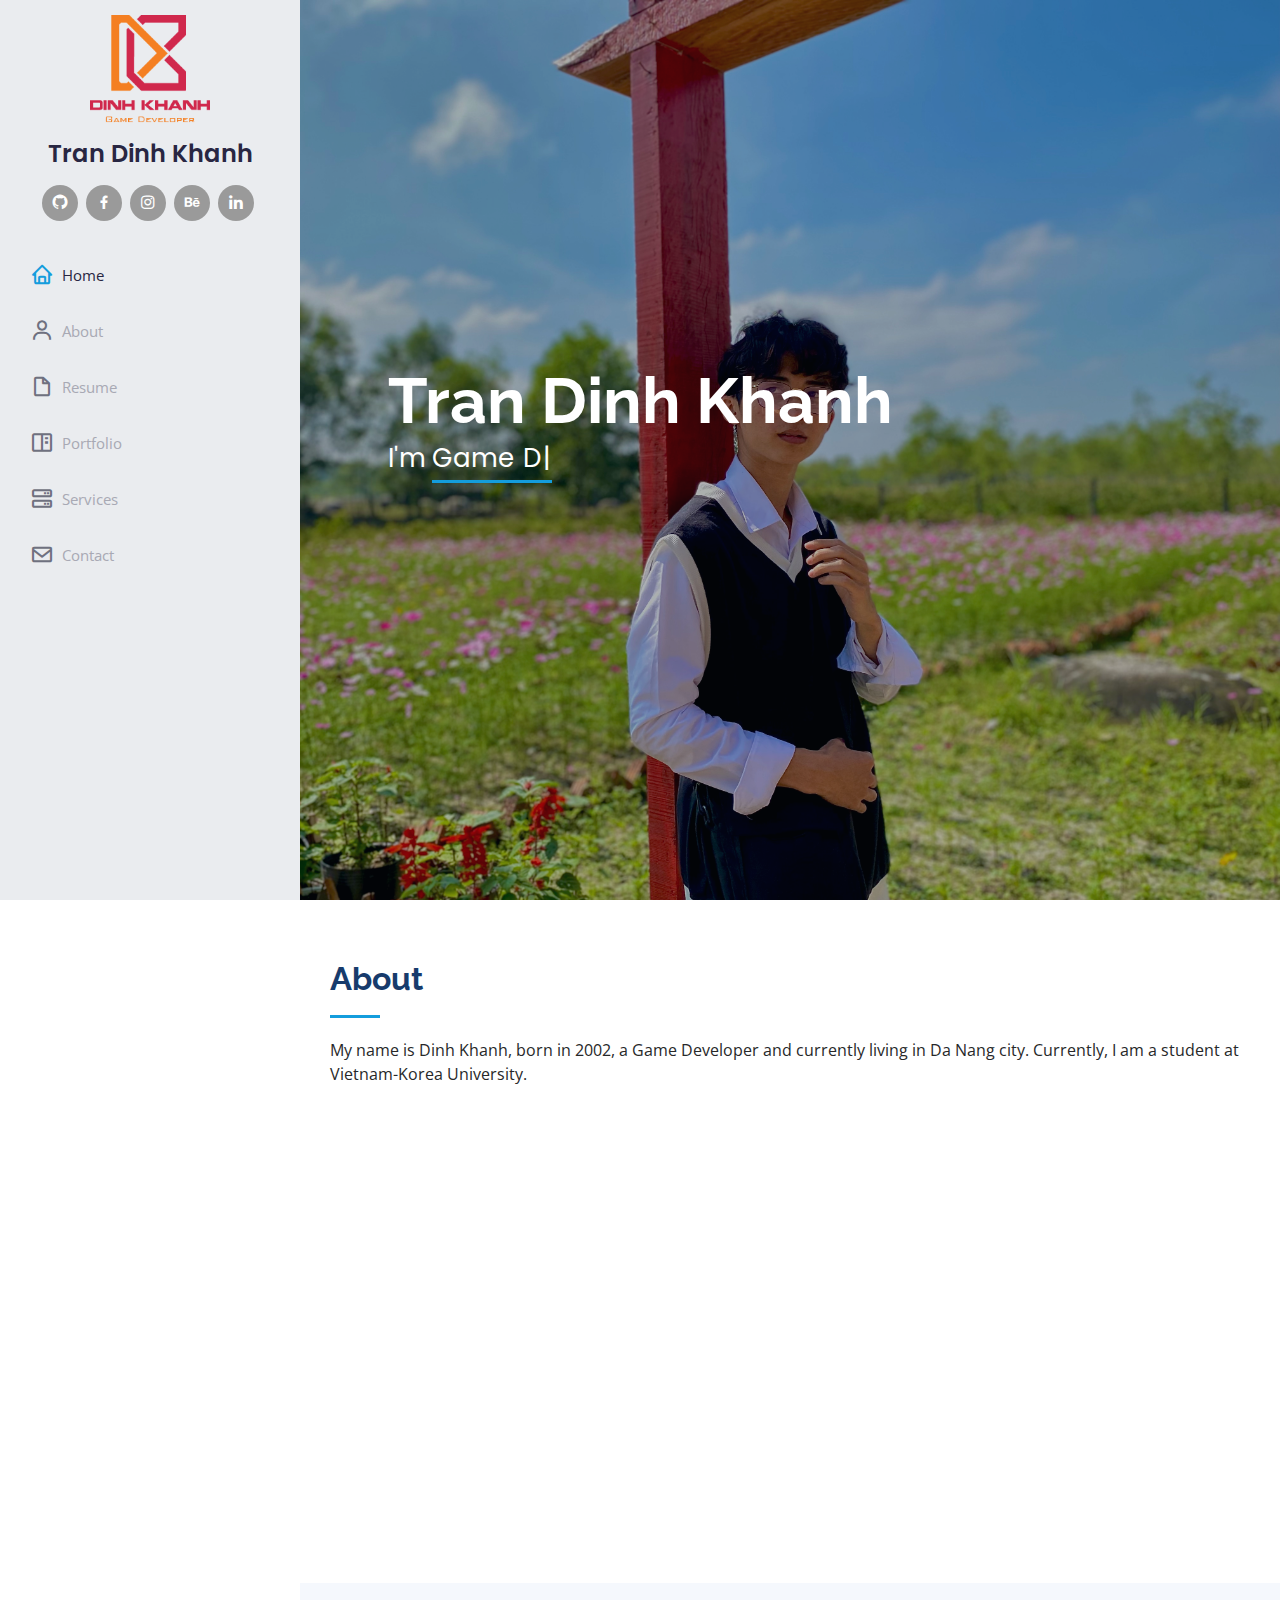
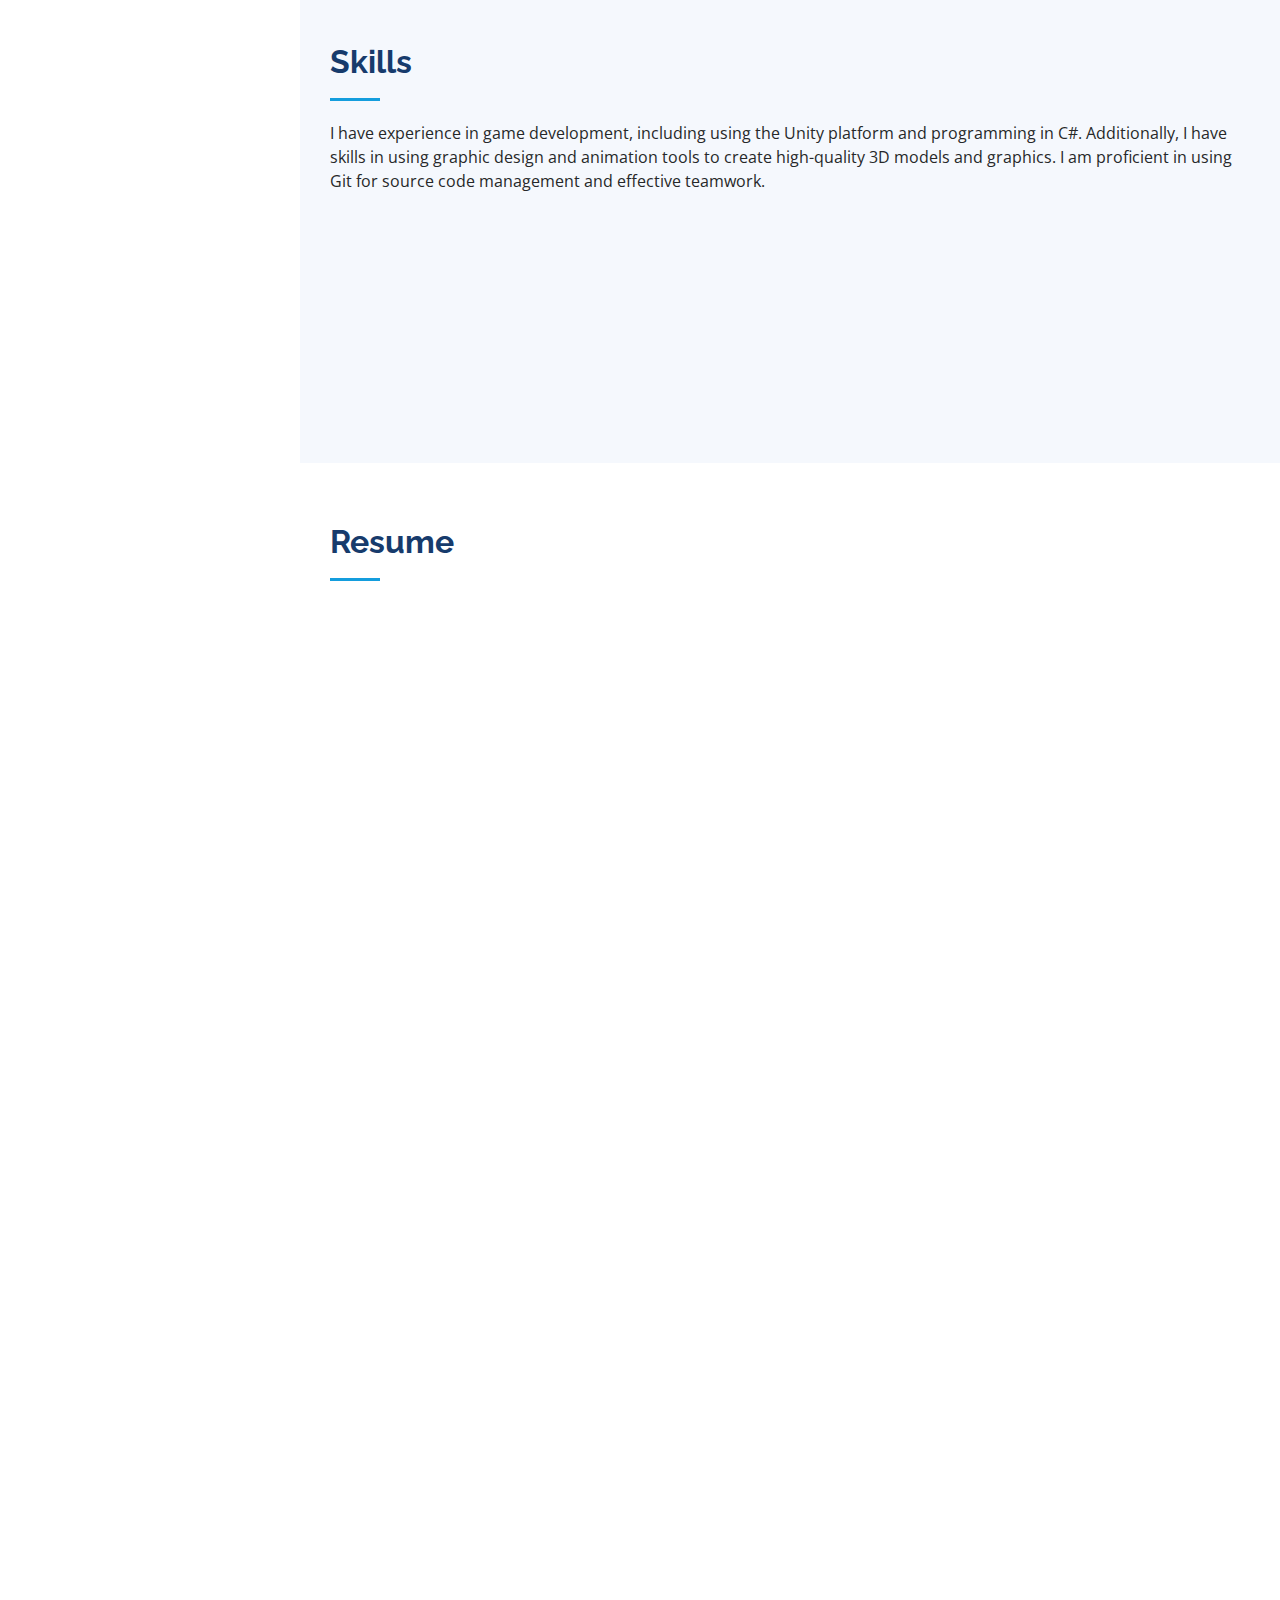
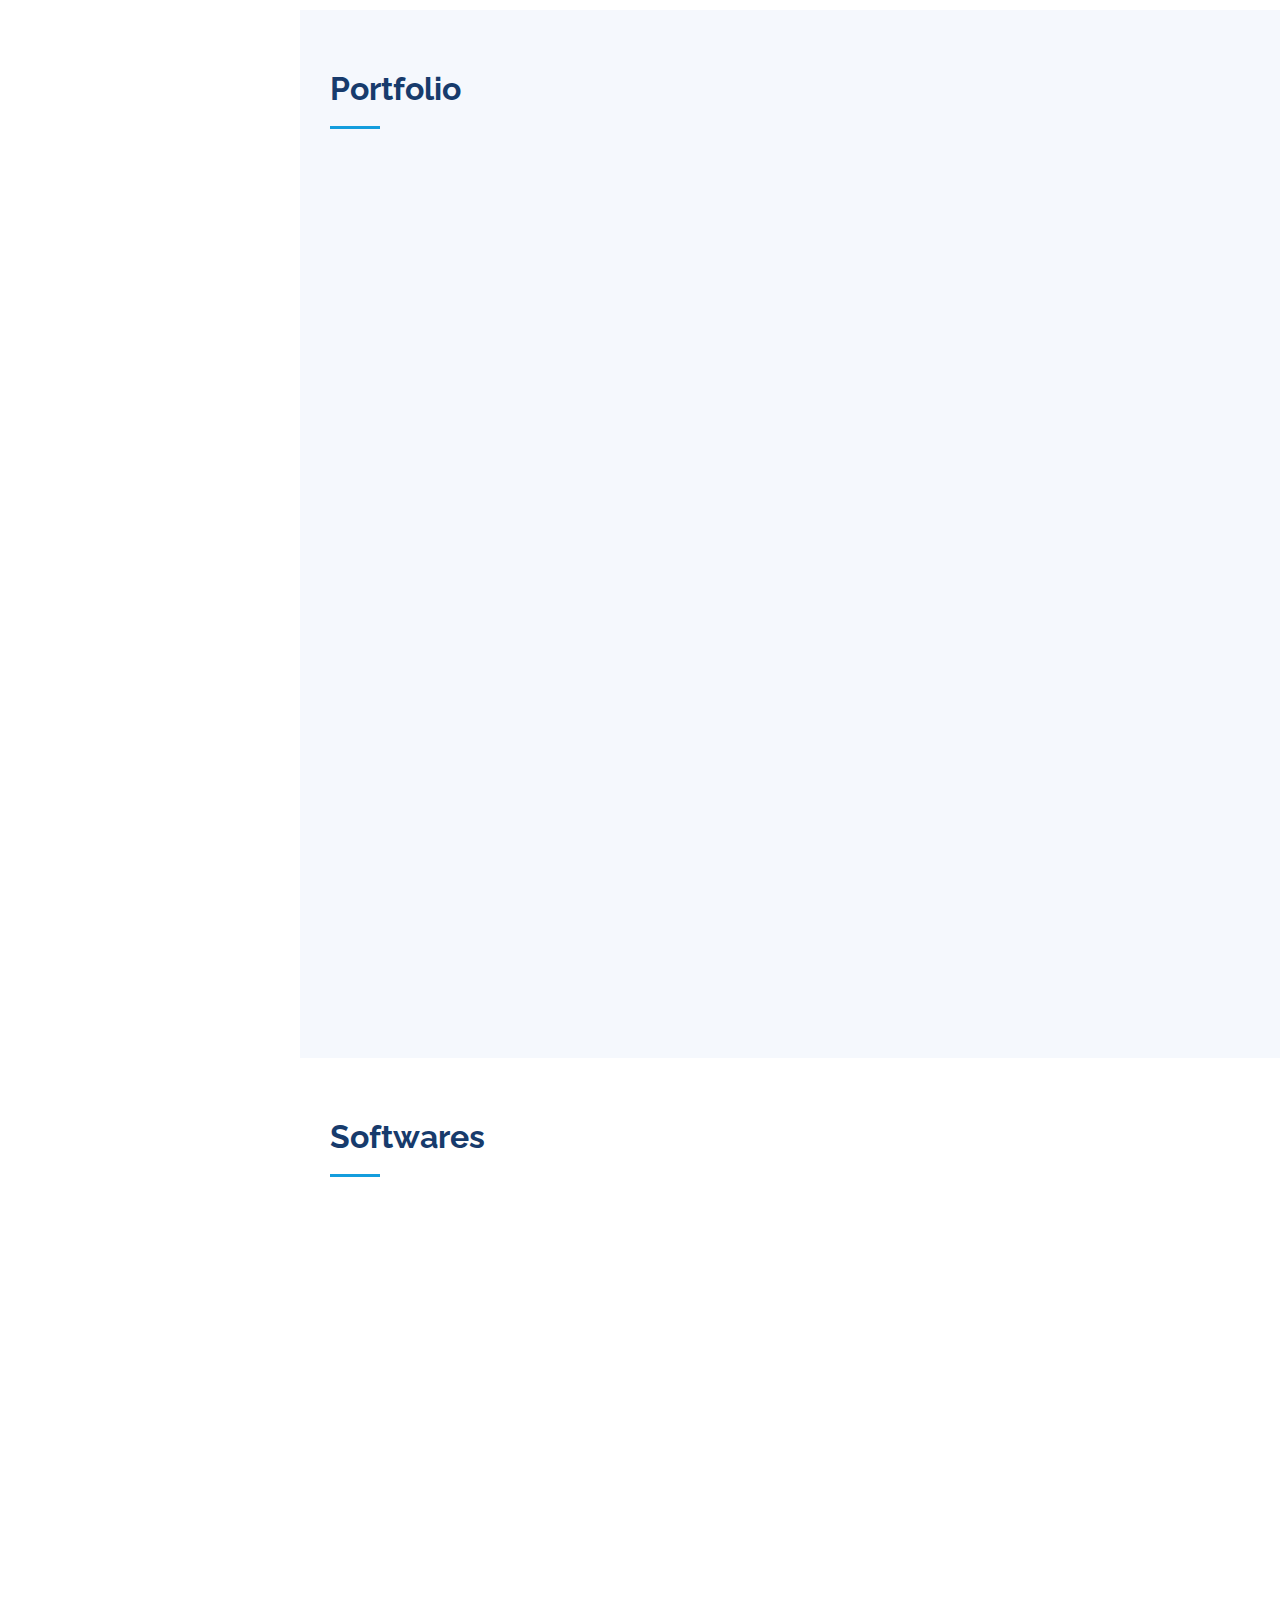
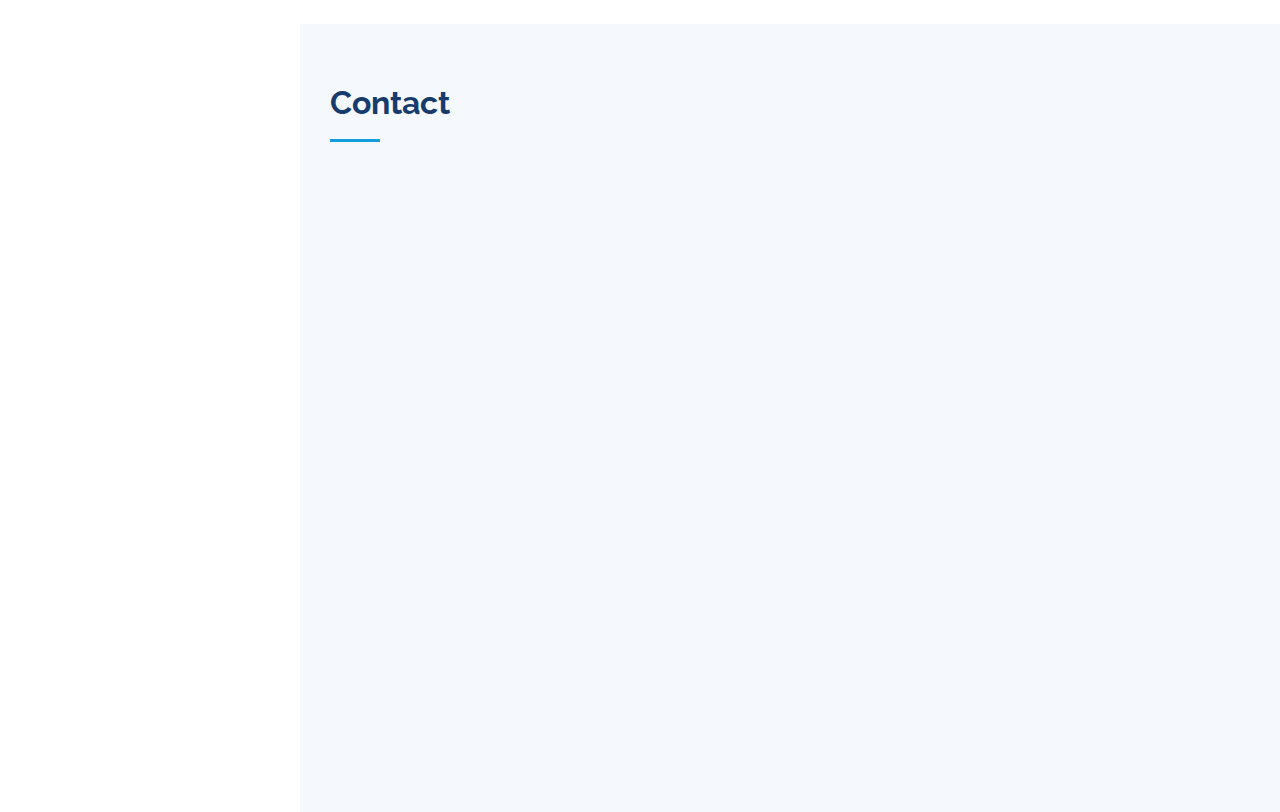
<file: index.html>
<!DOCTYPE html>
<html lang="en">

<head>
  <meta charset="utf-8">
  <meta content="width=device-width, initial-scale=1.0" name="viewport">

  <title>DK Tran Dinh Khanh- Portfolio/CV/Resume </title>
  <meta content="" name="description">
  <meta content="" name="keywords">

  <!-- Favicons -->
  <link href="assets/img/favicon.png" rel="icon">
  <link href="assets/img/apple-touch-icon.png" rel="apple-touch-icon">

  <!-- Google Fonts -->
  <link href="https://fonts.googleapis.com/css?family=Open+Sans:300,300i,400,400i,600,600i,700,700i|Raleway:300,300i,400,400i,500,500i,600,600i,700,700i|Poppins:300,300i,400,400i,500,500i,600,600i,700,700i" rel="stylesheet">

  <!-- Vendor CSS Files -->
  <link href="assets/vendor/aos/aos.css" rel="stylesheet">
  <link href="assets/vendor/bootstrap/css/bootstrap.min.css" rel="stylesheet">
  <link href="assets/vendor/bootstrap-icons/bootstrap-icons.css" rel="stylesheet">
  <link href="assets/vendor/boxicons/css/boxicons.min.css" rel="stylesheet">
  <link href="assets/vendor/glightbox/css/glightbox.min.css" rel="stylesheet">
  <link href="assets/vendor/swiper/swiper-bundle.min.css" rel="stylesheet">

  <!-- Template Main CSS File -->
  <link href="assets/css/style.css" rel="stylesheet">

  <!-- =======================================================


  ======================================================== -->
</head>

<body>

  <!-- ======= Mobile nav toggle button ======= -->
  <i class="bi bi-list mobile-nav-toggle d-xl-none"></i>

  <!-- ======= Header ======= -->
  <header id="header">
    <div class="d-flex flex-column">

      <div class="profile">
        <img src="assets/img/logo.png" alt="" class="">
        <h1 class="text-light"><a href="index.html">Tran Dinh Khanh</a></h1>
        <div class="social-links mt-3 text-center">
          <a href="https://github.com/dinhkhanh123"
          target="_blank" class="github"><i class="bx bxl-github"></i></a>
          <a href="https://www.facebook.com/trandinhkhanh2002" target="_blank" class="facebook"><i class="bx bxl-facebook"></i></a>
          <a href="#" class="instagram"><i class="bx bxl-instagram"></i></a>
          <a href="https://www.behance.net/khanhtrandinh" target="_blank" class="google-plus"><i class="bx bxl-behance"></i></a>
          <a href="#" class="linkedin"><i class="bx bxl-linkedin"></i></a>
        </div>
      </div>

      <nav id="navbar" class="nav-menu navbar">
        <ul>
          <li><a href="#hero" class="nav-link scrollto active"><i class="bx bx-home"></i> <span>Home</span></a></li>
          <li><a href="#about" class="nav-link scrollto"><i class="bx bx-user"></i> <span>About</span></a></li>
          <li><a href="#resume" class="nav-link scrollto"><i class="bx bx-file-blank"></i> <span>Resume</span></a></li>
          <li><a href="#portfolio" class="nav-link scrollto"><i class="bx bx-book-content"></i> <span>Portfolio</span></a></li>
          <li><a href="#services" class="nav-link scrollto"><i class="bx bx-server"></i> <span>Services</span></a></li>
          <li><a href="#contact" class="nav-link scrollto"><i class="bx bx-envelope"></i> <span>Contact</span></a></li>
        </ul>
      </nav><!-- .nav-menu -->
    </div>
  </header><!-- End Header -->

  <!-- ======= Hero Section ======= -->
  <section id="hero" class="d-flex flex-column justify-content-center align-items-center">
    <div class="hero-container" data-aos="fade-in">
      <h1>Tran Dinh Khanh</h1>
      <p>I'm <span class="typed" data-typed-items="Game Developer, Graphic Designer, Web Developer"></span></p>
    </div>
  </section><!-- End Hero -->

  <main id="main">

    <!-- ======= About Section ======= -->
    <section id="about" class="about">
      <div class="container">

        <div class="section-title">
          <h2>About</h2>
          <p>My name is Dinh Khanh, born in 2002, a Game Developer and currently living in Da Nang city. Currently, I am a student at Vietnam-Korea University.</p>
        </div>

        <div class="row">
          <div class="col-lg-4" data-aos="fade-right">
            <img src="assets/img/profile-img.jpg" class="img-fluid" alt="">
          </div>
          <div class="col-lg-8 pt-4 pt-lg-0 content" data-aos="fade-left">
            <h3>Designer &amp; Game Developer</h3>
       <hr width="100px">
            <div class="row">
              <div class="col-lg-6">
                <ul>
                  <li><i class="bi bi-chevron-right"></i> <strong>Birthday:</strong> <span>18 March 2002</span></li>
                  <li><i class="bi bi-chevron-right"></i><strong>Email:</strong> <span>trandinhkhanh0318@gmail.com</span> </li>
                  <li><i class="bi bi-chevron-right"></i> <strong>Phone:</strong> <span>+84 915 368 545</span></li>
                  <li><i class="bi bi-chevron-right"></i> <strong>City:</strong> <span>Da Nang, VN</span></li>
                </ul>
              </div>
              <div class="col-lg-6">
                <ul>
                  <li><i class="bi bi-chevron-right"></i> <strong>Age:</strong> <span>22</span></li>
                  <li><i class="bi bi-chevron-right"></i> <strong>Degree:</strong> <span>Engineer</span></li>
                  <li><i class="bi bi-chevron-right"></i><strong>Website:</strong> <span>https://dinhkhanh123.github.io/portfolio/</span> </li>
                  <li><i class="bi bi-chevron-right"></i> <strong>Freelance:</strong> <span>Available</span></li>
                </ul>
              </div>
            </div>
            <p>
              Throughout my academic journey, I have acquired essential skills ranging from programming and design to project management. I am a diligent, creative individual who is always ready to embrace new challenges. I believe that with my knowledge and proactive attitude, I can effectively contribute to your team.
            </p>
           
            <a href="files/cv.pdf" download="CV_TranDinhKhanh.pdf"
												class="btn btn-default btn-primary mt-3">Download CV</a>
      </div>
          </div>
          
        </div>

      </div>
    </section><!-- End About Section -->

   
    

    <!-- ======= Skills Section ======= -->
    <section id="skills" class="skills section-bg">
      <div class="container">

        <div class="section-title">
          <h2>Skills</h2>
          <p>I have experience in game development, including using the Unity platform and programming in C#. Additionally, I have skills in using graphic design and animation tools to create high-quality 3D models and graphics. I am proficient in using Git for source code management and effective teamwork.</p>
        </div>

        <div class="row skills-content">

          <div class="col-lg-6" data-aos="fade-up">

            <div class="progress">
              <span class="skill">Unity <i class="val">70%</i></span>
              <div class="progress-bar-wrap">
                <div class="progress-bar" role="progressbar" aria-valuenow="70" aria-valuemin="0" aria-valuemax="100"></div>
              </div>
            </div>

            <div class="progress">
              <span class="skill">C# <i class="val">60%</i></span>
              <div class="progress-bar-wrap">
                <div class="progress-bar" role="progressbar" aria-valuenow="60" aria-valuemin="0" aria-valuemax="100"></div>
              </div>
            </div>

            <div class="progress">
              <span class="skill">Git <i class="val">65%</i></span>
              <div class="progress-bar-wrap">
                <div class="progress-bar" role="progressbar" aria-valuenow="65" aria-valuemin="0" aria-valuemax="100"></div>
              </div>
            </div>

          </div>

          <div class="col-lg-6" data-aos="fade-up" data-aos-delay="100">

            <div class="progress">
              <span class="skill">Animation <i class="val">70%</i></span>
              <div class="progress-bar-wrap">
                <div class="progress-bar" role="progressbar" aria-valuenow="70" aria-valuemin="0" aria-valuemax="100"></div>
              </div>
            </div>

            <div class="progress">
              <span class="skill">Maya <i class="val">50%</i></span>
              <div class="progress-bar-wrap">
                <div class="progress-bar" role="progressbar" aria-valuenow="50" aria-valuemin="0" aria-valuemax="100"></div>
              </div>
            </div>

            <div class="progress">
              <span class="skill">Illustrator <i class="val">75%</i></span>
              <div class="progress-bar-wrap">
                <div class="progress-bar" role="progressbar" aria-valuenow="75" aria-valuemin="0" aria-valuemax="100"></div>
              </div>
            </div>

          </div>

        </div>

      </div>
    </section><!-- End Skills Section -->

    <!-- ======= Resume Section ======= -->
    <section id="resume" class="resume">
      <div class="container">

        <div class="section-title">
          <h2>Resume</h2>
       </div>

        <div class="row">
          <div class="col-lg-6" data-aos="fade-up">
            

            <h3 class="resume-title">Education</h3>
            <div class="resume-item">
              <h4>Viet - Han University</h4>
              <h5>2020 - Present</h5>
              <p><em>Majoring in multimedia communication (GPA: 3.2)</em></p>
              <p>
                - Learn skill for develop and design.
              </p>
                <p>- Study Encouragement Scholarships: AY 2023-2024 Sem 1</p>
            </div>
            <div class="resume-item">
              <h4>Udemy courses</h4>
              <h5>2023 - 2024</h5>
             
              <p>Ultimate Unity Game Development Course.</p>
            </div>
          </div>
          <div class="col-lg-6" data-aos="fade-up" data-aos-delay="100">
            <h3 class="resume-title">Professional Experience</h3>
            <div class="resume-item">
              <h4>Build an e-commerce website selling KAT handbags</h4>
              <h5>2022</h5>
              <p><em>Web Developer </em></p>
              <ul>
                <li>Technologies used: ASP.NET MVC 5, HTML, Bootstrap, CSS, JavaScript</li>
                <li>Lead in the design, development, and implementation of the graphic, layout.</li>
                <li>Link github: <a href="https://github.com/dinhkhanh123/KatShop_MVC">https://github.com/dinhkhanh123/KatShop_MVC</a></li>
              </ul>
            </div>
            <div class="resume-item">
              <h4>Shoot Zombies 3D Game</h4>
              <h5>2023</h5>
              <p><em>Game Developer</em></p>
              <ul>
                <li>Technologies used: Unity, c#, blender.</li>
                <li>Lead in the design, development.</li>
                <li>Link github: <a href="https://github.com/dinhkhanh123/KatShop_MVC">https://github.com/dinhkhanh123/KatShop_MVC</a></li>
              </ul>
            </div>

            <div class="resume-item">
              <h4>Hole Plus 3D Casual Game</h4>
              <h5>2024</h5>
              <p><em>Game Developer</em></p>
              <ul>
                <li>Technologies used: Unity, c#, blender.</li>
                <li>Lead in the design, development.</li>
                <li>Link github: <a href="https://github.com/dinhkhanh123/KatShop_MVC">https://github.com/dinhkhanh123/KatShop_MVC</a></li>
              </ul>
            </div>
          </div>

          
        </div>

      </div>
    </section><!-- End Resume Section -->

    <!-- ======= Portfolio Section ======= -->
    <section id="portfolio" class="portfolio section-bg">
      <div class="container">

        <div class="section-title">
          <h2>Portfolio</h2>
      </div>

        <div class="row" data-aos="fade-up">
          <div class="col-lg-12 d-flex justify-content-center">
            <ul id="portfolio-flters">
              <li data-filter="*" class="filter-active">All</li>
              <li data-filter=".filter-game">Game</li>
              <li data-filter=".filter-design">Design</li>
              <li data-filter=".filter-social">Social Media</li>
              <li data-filter=".filter-web">Web</li>
            </ul>
          </div>
        </div>

        <div class="row portfolio-container" data-aos="fade-up" data-aos-delay="100">

          <div class="col-lg-4 col-md-6 portfolio-item filter-game display: flex; justify-content: center;align-items: center;">
            <div class="portfolio-wrap">
              <img width="400" height="400" src="assets/img/portfolio/project-1.png" class="img-fluid" alt="">
              <div class="portfolio-links">
                <a href="assets/img/portfolio/project-1.png" data-gallery="portfolioGallery" class="portfolio-lightbox" title="Game 1"><i class="bx bx-plus"></i></a>
                <a href="projects/game/project-1.html" title="More Details"><i class="bx bx-link"></i></a>
              </div>
            </div>
          </div>

          <div class="col-lg-4 col-md-6 portfolio-item filter-game">
            <div class="portfolio-wrap">
              <img src="assets/img/portfolio/portfolio-2.png" class="img-fluid" alt="">
              <div class="portfolio-links">
                <a href="assets/img/portfolio/portfolio-2.png" data-gallery="portfolioGallery" class="portfolio-lightbox" title="Game 2"><i class="bx bx-plus"></i></a>
                <a href="projects/game/project-2.html" title="More Details"><i class="bx bx-link"></i></a>
              </div>
            </div>
          </div>

          <div class="col-lg-4 col-md-6 portfolio-item filter-game">
            <div class="portfolio-wrap">
              <img src="assets/img/portfolio/portfolio-3.png" class="img-fluid" alt="">
              <div class="portfolio-links">
                <a href="assets/img/portfolio/portfolio-3.png" data-gallery="portfolioGallery" class="portfolio-lightbox" title="Game 3"><i class="bx bx-plus"></i></a>
                <a href="projects/game/project-3.html" title="More Details"><i class="bx bx-link"></i></a>
              </div>
            </div>
          </div>

          <div class="col-lg-4 col-md-6 portfolio-item filter-web">
            <div class="portfolio-wrap">
              <img src="assets/img/portfolio/portfolio-4.png" class="img-fluid" alt="">
              <div class="portfolio-links">
                <a href="assets/img/portfolio/portfolio-4.png" data-gallery="portfolioGallery" class="portfolio-lightbox" title="Web 2"><i class="bx bx-plus"></i></a>
                <a href="projects/game/project-4.html" title="More Details"><i class="bx bx-link"></i></a>
              </div>
            </div>
          </div>

          <div class="col-lg-4 col-md-6 portfolio-item filter-design">
            <div class="portfolio-wrap">
              <img src="assets/img/portfolio/portfolio-5.png" class="img-fluid" alt="">
              <div class="portfolio-links">
                <a href="assets/img/portfolio/portfolio-5.png" data-gallery="portfolioGallery" class="portfolio-lightbox" title="Design 2"><i class="bx bx-plus"></i></a>
                <a href="projects/design/project-5.html" title="More Details"><i class="bx bx-link"></i></a>
              </div>
            </div>
          </div>

         <div class="col-lg-4 col-md-6 portfolio-item filter-social">
            <div class="portfolio-wrap">
              <img src="assets/img/portfolio/portfolio-6.png" class="img-fluid" alt="">
              <div class="portfolio-links">
                <a href="assets/img/portfolio/portfolio-6.png" data-gallery="portfolioGallery" class="portfolio-lightbox" title="Social 1"><i class="bx bx-plus"></i></a>
                <a href="projects/design/project-6.html" title="More Details"><i class="bx bx-link"></i></a>
              </div>
            </div>
          </div> 
          <div class="col-lg-4 col-md-6 portfolio-item filter-game">
            <div class="portfolio-wrap">
              <img src="assets/img/portfolio/portfolio-7.png" class="img-fluid" alt="">
              <div class="portfolio-links">
                <a href="assets/img/portfolio/portfolio-7.png" data-gallery="portfolioGallery" class="portfolio-lightbox" title="Card 1"><i class="bx bx-plus"></i></a>
                <a href="projects/game/project-7.html" title="More Details"><i class="bx bx-link"></i></a>
              </div>
            </div>
          </div>
<!-- 
          <div class="col-lg-4 col-md-6 portfolio-item filter-design">
            <div class="portfolio-wrap">
              <img src="assets/img/portfolio/portfolio-8.jpg" class="img-fluid" alt="">
              <div class="portfolio-links">
                <a href="assets/img/portfolio/portfolio-8.jpg" data-gallery="portfolioGallery" class="portfolio-lightbox" title="Card 3"><i class="bx bx-plus"></i></a>
                <a href="portfolio-details.html" title="More Details"><i class="bx bx-link"></i></a>
              </div>
            </div>
          </div>

          <div class="col-lg-4 col-md-6 portfolio-item filter-web">
            <div class="portfolio-wrap">
              <img src="assets/img/portfolio/portfolio-9.jpg" class="img-fluid" alt="">
              <div class="portfolio-links">
                <a href="assets/img/portfolio/portfolio-9.jpg" data-gallery="portfolioGallery" class="portfolio-lightbox" title="Web 3"><i class="bx bx-plus"></i></a>
                <a href="portfolio-details.html" title="More Details"><i class="bx bx-link"></i></a>
              </div>
            </div>
          </div> -->

        </div>

      </div>
    </section><!-- End Portfolio Section -->

    <!-- ======= Services Section ======= -->
    <section id="services" class="services">
      <div class="container">

        <div class="section-title">
          <h2>Softwares</h2>
       </div>

        <div class="row">
          <div class="col-lg-4 col-md-6 icon-box" data-aos="fade-up">
            <div class="icon"><img width="40" src="assets/img/i-unity.png"/></div>
            <h4 class="title"><a href="">Unity</a></h4>
            <p class="description">Unity is a software platform used for developing cross-platform applications and games, widely utilized in the gaming industry.</p>
          </div>
          <div class="col-lg-4 col-md-6 icon-box" data-aos="fade-up" data-aos-delay="100">
            <div class="icon"><img width="30" src="assets/img/i-illustrator.png"/></div>
            <h4 class="title"><a href="">Illustrator</a></h4>
            <p class="description">Illustrator is a software application used for creating vector graphics, known for its powerful design tools and versatility.</p>
          </div>
          <div class="col-lg-4 col-md-6 icon-box" data-aos="fade-up" data-aos-delay="200">
            <div class="icon"><img width="30" src="assets/img/i-photoshop.png"/></div>
            <h4 class="title"><a href="">Photoshop</a></h4>
            <p class="description">Photoshop is a powerful software application used for editing and manipulating digital images and graphics.</p>
          </div>
          <div class="col-lg-4 col-md-6 icon-box" data-aos="fade-up" data-aos-delay="300">
            <div class="icon"><img width="30" src="assets/img/i-maya.png"/></div>
            <h4 class="title"><a href="">Maya</a></h4>
            <p class="description">Maya is a powerful software for 3D modeling, animation, simulation, and rendering.</p>
          </div>
          <div class="col-lg-4 col-md-6 icon-box" data-aos="fade-up" data-aos-delay="400">
            <div class="icon"><img width="30" src="assets/img/i-ae.png"/></div>
            <h4 class="title"><a href="">After Effects</a></h4>
            <p class="description">After Effects is a software used for creating motion graphics and visual effects.</p>
          </div>
          <div class="col-lg-4 col-md-6 icon-box" data-aos="fade-up" data-aos-delay="500">
            <div class="icon"><img width="30" src="assets/img/i-blender.png"/></div>
            <h4 class="title"><a href="">Blender</a></h4>
            <p class="description">Blender is a versatile software used for 3D modeling, animation, and rendering.</p>
          </div>
        </div>

      </div>
    </section><!-- End Services Section -->

      <!-- ======= Contact Section ======= -->
      <section id="contact" class="contact section-bg">
        <div class="container">
  
          <div class="section-title">
            <h2>Contact</h2>
         </div>
  
          <div class="row" data-aos="fade-in">
  
            <div class="col-lg-5 d-flex align-items-stretch">
              <div class="info">
                <div class="address">
                  <i class="bi bi-geo-alt"></i>
                  <h4>Location:</h4>
                  <p>Ngũ Hành Sơn, Đà Nẵng, Việt Nam</p>
                </div>
  
                <div class="email">
                  <i class="bi bi-envelope"></i>
                  <h4>Email:</h4>
                  <p>khanhtrandinh1803@gmail.com</p>
                </div>
  
                <div class="phone">
                  <i class="bi bi-phone"></i>
                  <h4>Call:</h4>
                  <p>+84 0915368545</p>
                </div>
                <!-- <iframe src="https://www.google.com/maps/embed?pb=!1m18!1m12!1m3!1d1917.8648387013602!2d108.25388857106731!3d15.975487131904844!2m3!1f0!2f0!3f0!3m2!1i1024!2i768!4f13.1!3m3!1m2!1s0x3142108945059e57%3A0xde008af743281d75!2zxJBUNjA3LCBOZ8WpIEjDoG5oIFPGoW4sIMSQw6AgTuG6tW5nIDU1MDAwMCwgVmlldG5hbQ!5e0!3m2!1sen!2s!4v1719224037068!5m2!1sen!2s" width="600" height="450" style="border:0;" allowfullscreen="" loading="lazy" referrerpolicy="no-referrer-when-downgrade"></iframe>
                -->
                <div class="phone">
                  <!-- <img width="400" src="assets/img/contact.png" alt="contect"> -->
                </div>
                
              </div>
  
            </div>
  
            <div class="col-lg-7 mt-5 mt-lg-0 d-flex align-items-stretch">

              <form action="https://api.web3forms.com/submit" method="POST" class="email-form">
                <!-- Replace with your Access Key -->
								<input type="hidden" name="access_key"
                value="a7e8084b-fb2a-4408-93d1-05a99d725ab9">
                <div class="row">
                  <div class="form-group col-md-6">
                    <label for="name">Your Name</label>
                    <input type="text" name="name" class="form-control" id="name" required>
                  </div>
                  <div class="form-group col-md-6">
                    <label for="name">Your Email</label>
                    <input type="email" class="form-control" name="email" id="email" required>
                  </div>
                </div>
                <div class="form-group">
                  <label for="name">Message</label>
                  <textarea class="form-control" name="message" rows="10" required></textarea>
                </div>
                	<!-- Honeypot Spam Protection -->
								<input type="checkbox" name="botcheck" class="hidden"
                style="display: none;">
                <!-- <div class="my-3">
                  <div class="loading">Loading</div>
                  <div class="error-message"></div> 
                <div class="sent-message">Your message has been sent. Thank you!</div> 
                </div>-->
                <div class="text-center"><button type="submit">Send Message</button></div>
              </form>

              

           
            </div>
  
          </div>
  
        </div>
      </section>
   


    <!-- End Contact Section -->

  </main><!-- End #main -->

  <!-- ======= Footer ======= -->
  <!-- <footer id="footer">
    <div class="container">
      <div class="copyright">
        &copy; Copyright <strong><span>Tran Dinh Khanh</span></strong>
      </div>
      <div class="credits">
        Designed in 2024</a>
      </div>
    </div>
  </footer>End  Footer -->

  <a href="#" class="back-to-top d-flex align-items-center justify-content-center"><i class="bi bi-arrow-up-short"></i></a>

  <!-- Vendor JS Files -->
  <script src="assets/vendor/purecounter/purecounter_vanilla.js"></script>
  <script src="assets/vendor/aos/aos.js"></script>
  <script src="assets/vendor/bootstrap/js/bootstrap.bundle.min.js"></script>
  <script src="assets/vendor/glightbox/js/glightbox.min.js"></script>
  <script src="assets/vendor/isotope-layout/isotope.pkgd.min.js"></script>
  <script src="assets/vendor/swiper/swiper-bundle.min.js"></script>
  <script src="assets/vendor/typed.js/typed.umd.js"></script>
  <script src="assets/vendor/waypoints/noframework.waypoints.js"></script>
  <script src="assets/vendor/php-email-form/validate.js"></script>

  <!-- Template Main JS File -->
  <script src="assets/js/main.js"></script>

</body>

</html>
</file>
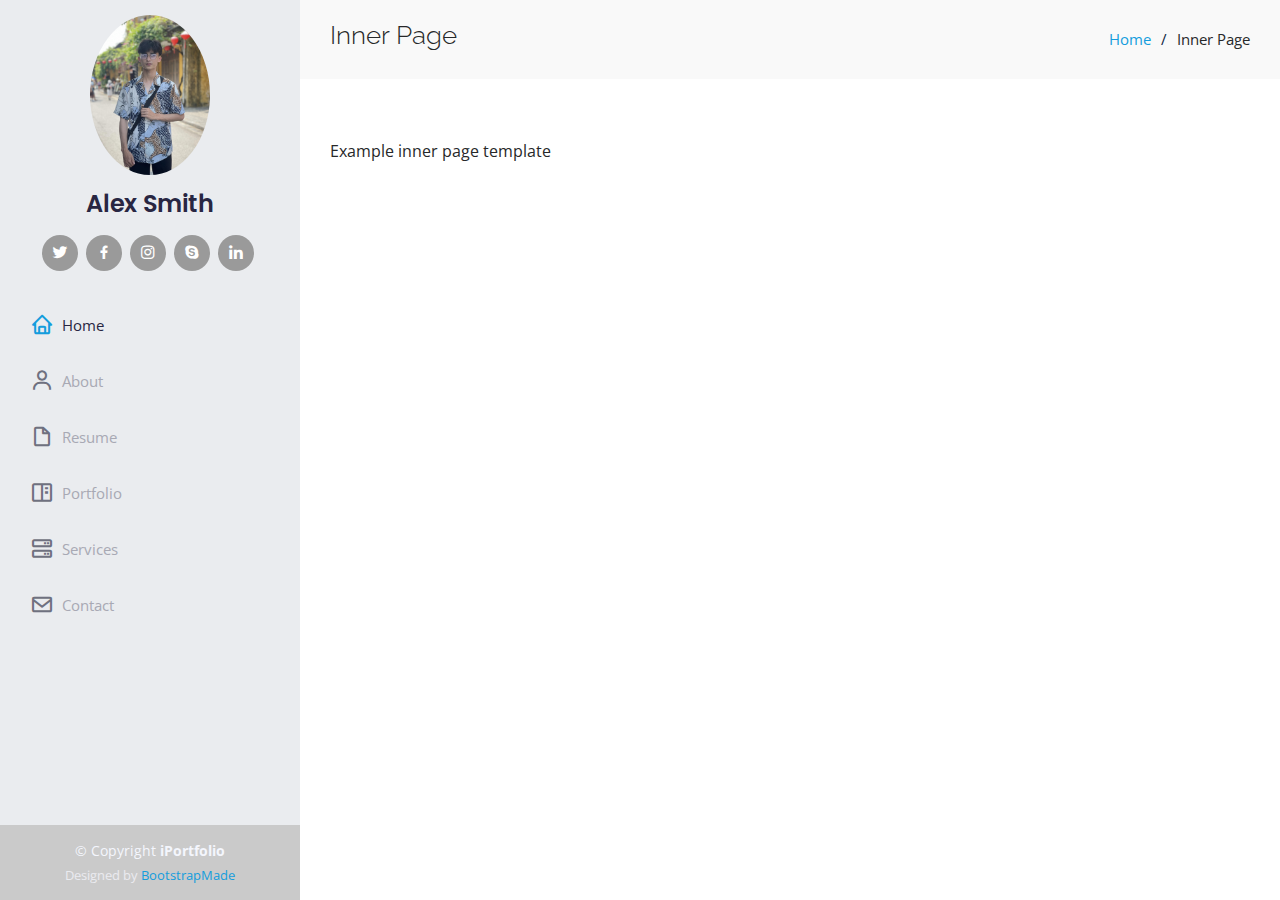
<file: inner-page.html>
<!DOCTYPE html>
<html lang="en">

<head>
  <meta charset="utf-8">
  <meta content="width=device-width, initial-scale=1.0" name="viewport">

  <title>Inner Page - iPortfolio Bootstrap Template</title>
  <meta content="" name="description">
  <meta content="" name="keywords">

  <!-- Favicons -->
  <link href="assets/img/favicon.png" rel="icon">
  <link href="assets/img/apple-touch-icon.png" rel="apple-touch-icon">

  <!-- Google Fonts -->
  <link href="https://fonts.googleapis.com/css?family=Open+Sans:300,300i,400,400i,600,600i,700,700i|Raleway:300,300i,400,400i,500,500i,600,600i,700,700i|Poppins:300,300i,400,400i,500,500i,600,600i,700,700i" rel="stylesheet">

  <!-- Vendor CSS Files -->
  <link href="assets/vendor/aos/aos.css" rel="stylesheet">
  <link href="assets/vendor/bootstrap/css/bootstrap.min.css" rel="stylesheet">
  <link href="assets/vendor/bootstrap-icons/bootstrap-icons.css" rel="stylesheet">
  <link href="assets/vendor/boxicons/css/boxicons.min.css" rel="stylesheet">
  <link href="assets/vendor/glightbox/css/glightbox.min.css" rel="stylesheet">
  <link href="assets/vendor/swiper/swiper-bundle.min.css" rel="stylesheet">

  <!-- Template Main CSS File -->
  <link href="assets/css/style.css" rel="stylesheet">

  <!-- =======================================================
  * Template Name: iPortfolio
  * Updated: May 30 2023 with Bootstrap v5.3.0
  * Template URL: https://bootstrapmade.com/iportfolio-bootstrap-portfolio-websites-template/
  * Author: BootstrapMade.com
  * License: https://bootstrapmade.com/license/
  ======================================================== -->
</head>

<body>

  <!-- ======= Mobile nav toggle button ======= -->
  <i class="bi bi-list mobile-nav-toggle d-xl-none"></i>

  <!-- ======= Header ======= -->
  <header id="header">
    <div class="d-flex flex-column">

      <div class="profile">
        <img src="assets/img/profile-img.jpg" alt="" class="img-fluid rounded-circle">
        <h1 class="text-light"><a href="index.html">Alex Smith</a></h1>
        <div class="social-links mt-3 text-center">
          <a href="#" class="twitter"><i class="bx bxl-twitter"></i></a>
          <a href="#" class="facebook"><i class="bx bxl-facebook"></i></a>
          <a href="#" class="instagram"><i class="bx bxl-instagram"></i></a>
          <a href="#" class="google-plus"><i class="bx bxl-skype"></i></a>
          <a href="#" class="linkedin"><i class="bx bxl-linkedin"></i></a>
        </div>
      </div>

      <nav id="navbar" class="nav-menu navbar">
        <ul>
          <li><a href="#hero" class="nav-link scrollto active"><i class="bx bx-home"></i> <span>Home</span></a></li>
          <li><a href="#about" class="nav-link scrollto"><i class="bx bx-user"></i> <span>About</span></a></li>
          <li><a href="#resume" class="nav-link scrollto"><i class="bx bx-file-blank"></i> <span>Resume</span></a></li>
          <li><a href="#portfolio" class="nav-link scrollto"><i class="bx bx-book-content"></i> <span>Portfolio</span></a></li>
          <li><a href="#services" class="nav-link scrollto"><i class="bx bx-server"></i> <span>Services</span></a></li>
          <li><a href="#contact" class="nav-link scrollto"><i class="bx bx-envelope"></i> <span>Contact</span></a></li>
        </ul>
      </nav><!-- .nav-menu -->
    </div>
  </header><!-- End Header -->

  <main id="main">

    <!-- ======= Breadcrumbs ======= -->
    <section class="breadcrumbs">
      <div class="container">

        <div class="d-flex justify-content-between align-items-center">
          <h2>Inner Page</h2>
          <ol>
            <li><a href="index.html">Home</a></li>
            <li>Inner Page</li>
          </ol>
        </div>

      </div>
    </section><!-- End Breadcrumbs -->

    <section class="inner-page">
      <div class="container">
        <p>
          Example inner page template
        </p>
      </div>
    </section>

  </main><!-- End #main -->

  <!-- ======= Footer ======= -->
  <footer id="footer">
    <div class="container">
      <div class="copyright">
        &copy; Copyright <strong><span>iPortfolio</span></strong>
      </div>
      <div class="credits">
        <!-- All the links in the footer should remain intact. -->
        <!-- You can delete the links only if you purchased the pro version. -->
        <!-- Licensing information: https://bootstrapmade.com/license/ -->
        <!-- Purchase the pro version with working PHP/AJAX contact form: https://bootstrapmade.com/iportfolio-bootstrap-portfolio-websites-template/ -->
        Designed by <a href="https://bootstrapmade.com/">BootstrapMade</a>
      </div>
    </div>
  </footer><!-- End  Footer -->

  <a href="#" class="back-to-top d-flex align-items-center justify-content-center"><i class="bi bi-arrow-up-short"></i></a>

  <!-- Vendor JS Files -->
  <script src="assets/vendor/purecounter/purecounter_vanilla.js"></script>
  <script src="assets/vendor/aos/aos.js"></script>
  <script src="assets/vendor/bootstrap/js/bootstrap.bundle.min.js"></script>
  <script src="assets/vendor/glightbox/js/glightbox.min.js"></script>
  <script src="assets/vendor/isotope-layout/isotope.pkgd.min.js"></script>
  <script src="assets/vendor/swiper/swiper-bundle.min.js"></script>
  <script src="assets/vendor/typed.js/typed.umd.js"></script>
  <script src="assets/vendor/waypoints/noframework.waypoints.js"></script>
  <script src="assets/vendor/php-email-form/validate.js"></script>

  <!-- Template Main JS File -->
  <script src="assets/js/main.js"></script>

</body>

</html>
</file>
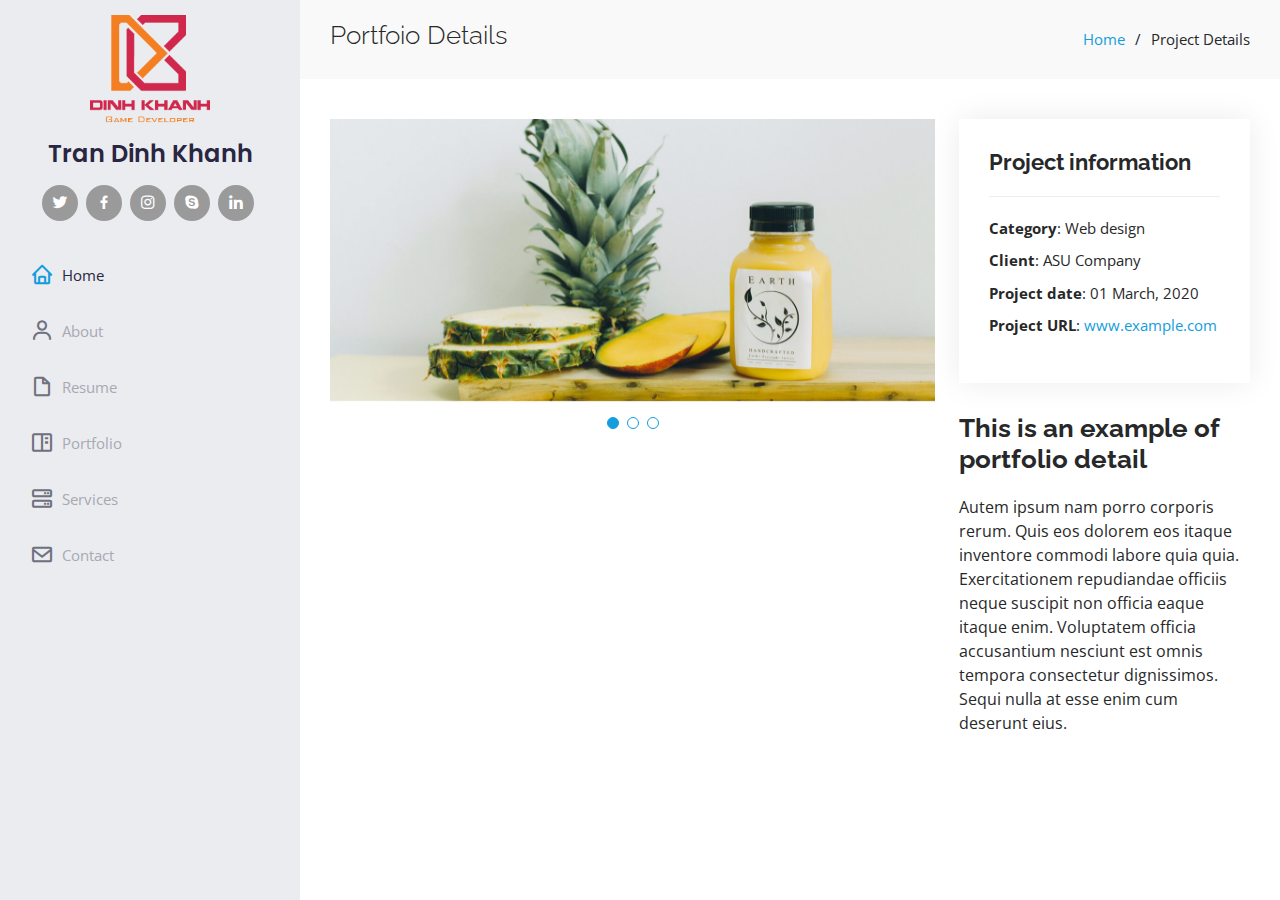
<file: portfolio-details.html>
<!DOCTYPE html>
<html lang="en">

<head>
  <meta charset="utf-8">
  <meta content="width=device-width, initial-scale=1.0" name="viewport">

  <title>DK Tran Dinh Khanh- Portfolio/CV/Resume </title>
  <meta content="" name="description">
  <meta content="" name="keywords">

  <!-- Favicons -->
  <link href="assets/img/favicon.png" rel="icon">
  <link href="assets/img/apple-touch-icon.png" rel="apple-touch-icon">

  <!-- Google Fonts -->
  <link href="https://fonts.googleapis.com/css?family=Open+Sans:300,300i,400,400i,600,600i,700,700i|Raleway:300,300i,400,400i,500,500i,600,600i,700,700i|Poppins:300,300i,400,400i,500,500i,600,600i,700,700i" rel="stylesheet">

  <!-- Vendor CSS Files -->
  <link href="assets/vendor/aos/aos.css" rel="stylesheet">
  <link href="assets/vendor/bootstrap/css/bootstrap.min.css" rel="stylesheet">
  <link href="assets/vendor/bootstrap-icons/bootstrap-icons.css" rel="stylesheet">
  <link href="assets/vendor/boxicons/css/boxicons.min.css" rel="stylesheet">
  <link href="assets/vendor/glightbox/css/glightbox.min.css" rel="stylesheet">
  <link href="assets/vendor/swiper/swiper-bundle.min.css" rel="stylesheet">

  <!-- Template Main CSS File -->
  <link href="assets/css/style.css" rel="stylesheet">

  <!-- =======================================================


  ======================================================== -->
</head>

<body>

  <!-- ======= Mobile nav toggle button ======= -->
  <i class="bi bi-list mobile-nav-toggle d-xl-none"></i>

  <!-- ======= Header ======= -->
  <header id="header">
    <div class="d-flex flex-column">

      <div class="profile">
        <img src="assets/img/logo.png" alt="" class="">
        <h1 class="text-light"><a href="index.html">Tran Dinh Khanh</a></h1>
        <div class="social-links mt-3 text-center">
          <a href="#" class="twitter"><i class="bx bxl-twitter"></i></a>
          <a href="#" class="facebook"><i class="bx bxl-facebook"></i></a>
          <a href="#" class="instagram"><i class="bx bxl-instagram"></i></a>
          <a href="#" class="google-plus"><i class="bx bxl-skype"></i></a>
          <a href="#" class="linkedin"><i class="bx bxl-linkedin"></i></a>
        </div>
      </div>

      <nav id="navbar" class="nav-menu navbar">
        <ul>
          <li><a href="#hero" class="nav-link scrollto active"><i class="bx bx-home"></i> <span>Home</span></a></li>
          <li><a href="#about" class="nav-link scrollto"><i class="bx bx-user"></i> <span>About</span></a></li>
          <li><a href="#resume" class="nav-link scrollto"><i class="bx bx-file-blank"></i> <span>Resume</span></a></li>
          <li><a href="#portfolio" class="nav-link scrollto"><i class="bx bx-book-content"></i> <span>Portfolio</span></a></li>
          <li><a href="#services" class="nav-link scrollto"><i class="bx bx-server"></i> <span>Services</span></a></li>
          <li><a href="#contact" class="nav-link scrollto"><i class="bx bx-envelope"></i> <span>Contact</span></a></li>
        </ul>
      </nav><!-- .nav-menu -->
    </div>
  </header><!-- End Header -->
  <main id="main">

    <!-- ======= Breadcrumbs ======= -->
    <section id="breadcrumbs" class="breadcrumbs">
      <div class="container">

        <div class="d-flex justify-content-between align-items-center">
          <h2>Portfoio Details</h2>
          <ol>
            <li><a href="index.html">Home</a></li>
            <li>Project Details</li>
          </ol>
        </div>

      </div>
    </section><!-- End Breadcrumbs -->

    <!-- ======= Portfolio Details Section ======= -->
    <section id="portfolio-details" class="portfolio-details">
      <div class="container">

        <div class="row gy-4">

          <div class="col-lg-8">
            <div class="portfolio-details-slider swiper">
              <div class="swiper-wrapper align-items-center">

                <div class="swiper-slide">
                  <img src="assets/img/portfolio/portfolio-details-1.jpg" alt="">
                </div>

                <div class="swiper-slide">
                  <img src="assets/img/portfolio/portfolio-details-2.jpg" alt="">
                </div>

                <div class="swiper-slide">
                  <img src="assets/img/portfolio/portfolio-details-3.jpg" alt="">
                </div>

              </div>
              <div class="swiper-pagination"></div>
            </div>
          </div>

          <div class="col-lg-4">
            <div class="portfolio-info">
              <h3>Project information</h3>
              <ul>
                <li><strong>Category</strong>: Web design</li>
                <li><strong>Client</strong>: ASU Company</li>
                <li><strong>Project date</strong>: 01 March, 2020</li>
                <li><strong>Project URL</strong>: <a href="#">www.example.com</a></li>
              </ul>
            </div>
            <div class="portfolio-description">
              <h2>This is an example of portfolio detail</h2>
              <p>
                Autem ipsum nam porro corporis rerum. Quis eos dolorem eos itaque inventore commodi labore quia quia. Exercitationem repudiandae officiis neque suscipit non officia eaque itaque enim. Voluptatem officia accusantium nesciunt est omnis tempora consectetur dignissimos. Sequi nulla at esse enim cum deserunt eius.
              </p>
            </div>
          </div>

        </div>

      </div>
    </section><!-- End Portfolio Details Section -->

  </main><!-- End #main -->

  <!-- ======= Footer ======= -->
  <!-- <footer id="footer">
    <div class="container">
      <div class="copyright">
        &copy; Copyright <strong><span></span></strong>
      </div>
      <div class="credits">
       
        Designed by <a href="https://bootstrapmade.com/">BootstrapMade</a>
      </div>
    </div>
  </footer>End  Footer -->

  <a href="#" class="back-to-top d-flex align-items-center justify-content-center"><i class="bi bi-arrow-up-short"></i></a>

  <!-- Vendor JS Files -->
  <script src="assets/vendor/purecounter/purecounter_vanilla.js"></script>
  <script src="assets/vendor/aos/aos.js"></script>
  <script src="assets/vendor/bootstrap/js/bootstrap.bundle.min.js"></script>
  <script src="assets/vendor/glightbox/js/glightbox.min.js"></script>
  <script src="assets/vendor/isotope-layout/isotope.pkgd.min.js"></script>
  <script src="assets/vendor/swiper/swiper-bundle.min.js"></script>
  <script src="assets/vendor/typed.js/typed.umd.js"></script>
  <script src="assets/vendor/waypoints/noframework.waypoints.js"></script>
  <script src="assets/vendor/php-email-form/validate.js"></script>

  <!-- Template Main JS File -->
  <script src="assets/js/main.js"></script>

</body>

</html>
</file>
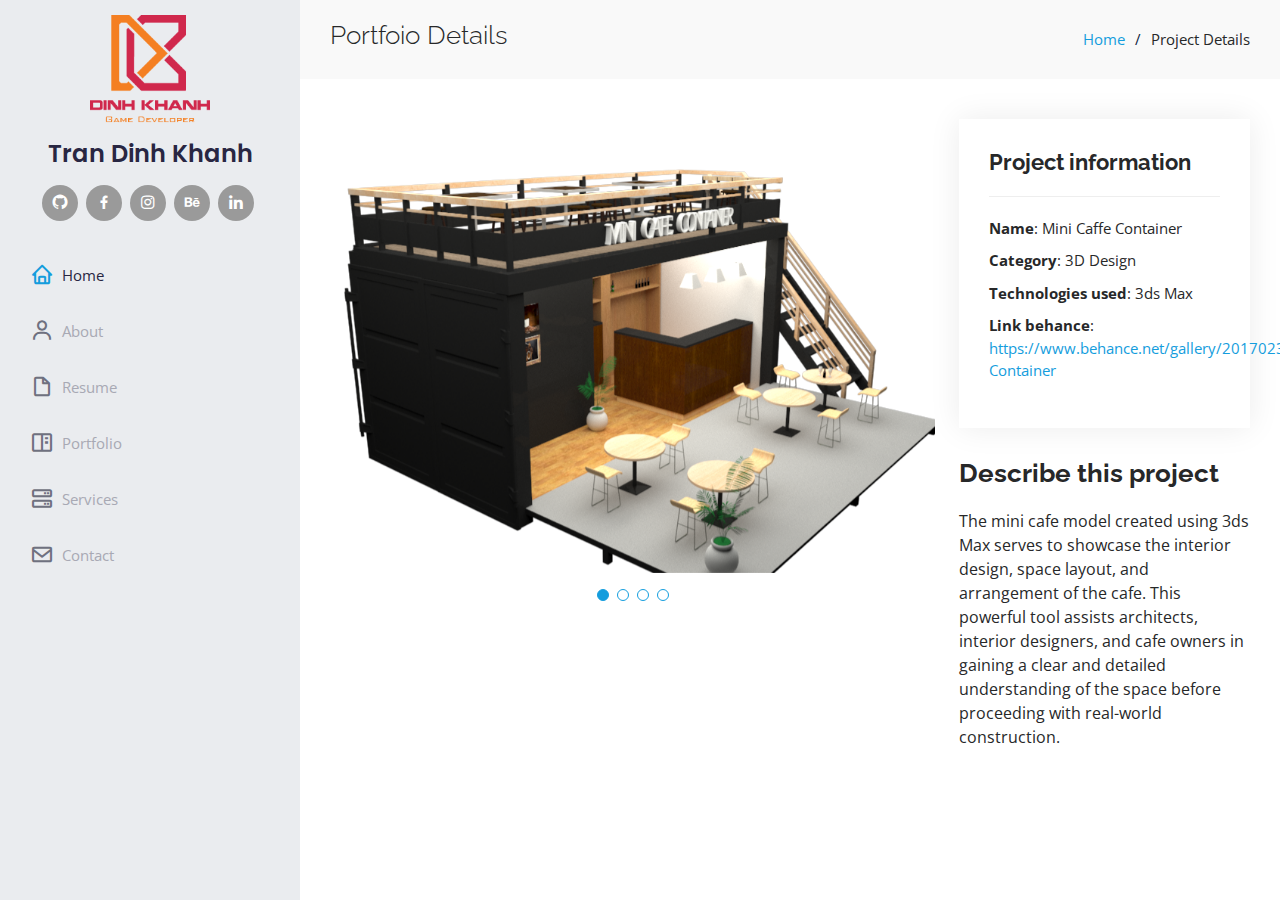
<file: projects/design/project-5.html>
<!DOCTYPE html>
<html lang="en">

  <head>
    <meta charset="utf-8">
    <meta content="width=device-width, initial-scale=1.0" name="viewport">

    <title>DK Tran Dinh Khanh- Portfolio/CV/Resume </title>
    <meta content name="description">
    <meta content name="keywords">

    <!-- Favicons -->
    <link href="../../assets/img/favicon.png" rel="icon">
    <link href="../../assets/img/apple-touch-icon.png" rel="apple-touch-icon">

    <!-- Google Fonts -->
    <link
      href="https://fonts.googleapis.com/css?family=Open+Sans:300,300i,400,400i,600,600i,700,700i|Raleway:300,300i,400,400i,500,500i,600,600i,700,700i|Poppins:300,300i,400,400i,500,500i,600,600i,700,700i"
      rel="stylesheet">

    <!-- Vendor CSS Files -->
    <link href="../../assets/vendor/aos/aos.css" rel="stylesheet">
    <link href="../../assets/vendor/bootstrap/css/bootstrap.min.css"
      rel="stylesheet">
    <link href="../../assets/vendor/bootstrap-icons/bootstrap-icons.css"
      rel="stylesheet">
    <link href="../../assets/vendor/boxicons/css/boxicons.min.css"
      rel="stylesheet">
    <link href="../../assets/vendor/glightbox/css/glightbox.min.css"
      rel="stylesheet">
    <link href="../../assets/vendor/swiper/swiper-bundle.min.css"
      rel="stylesheet">

    <!-- Template Main CSS File -->
    <link href="../../assets/css/style.css" rel="stylesheet">

    <!-- =======================================================


  ======================================================== -->
  </head>

  <body>

    <!-- ======= Mobile nav toggle button ======= -->
    <i class="bi bi-list mobile-nav-toggle d-xl-none"></i>

    <!-- ======= Header ======= -->
    <header id="header">
      <div class="d-flex flex-column">

        <div class="profile">
          <img src="../../assets/img/logo.png" alt="" class="">
          <h1 class="text-light"><a href="index.html">Tran Dinh Khanh</a></h1>
          <div class="social-links mt-3 text-center">
            <a href="https://github.com/dinhkhanh123"
            target="_blank" class="github"><i class="bx bxl-github"></i></a>
            <a href="https://www.facebook.com/trandinhkhanh2002" target="_blank" class="facebook"><i class="bx bxl-facebook"></i></a>
            <a href="#" class="instagram"><i class="bx bxl-instagram"></i></a>
            <a href="https://www.behance.net/khanhtrandinh" target="_blank" class="google-plus"><i class="bx bxl-behance"></i></a>
            <a href="#" class="linkedin"><i class="bx bxl-linkedin"></i></a>
          </div>
        </div>

        <nav id="navbar" class="nav-menu navbar">
          <ul>
            <li><a href="#hero" class="nav-link scrollto active"><i
                  class="bx bx-home"></i> <span>Home</span></a></li>
            <li><a href="#about" class="nav-link scrollto"><i
                  class="bx bx-user"></i> <span>About</span></a></li>
            <li><a href="#resume" class="nav-link scrollto"><i
                  class="bx bx-file-blank"></i> <span>Resume</span></a></li>
            <li><a href="#portfolio" class="nav-link scrollto"><i
                  class="bx bx-book-content"></i>
                <span>Portfolio</span></a></li>
            <li><a href="#services" class="nav-link scrollto"><i
                  class="bx bx-server"></i> <span>Services</span></a></li>
            <li><a href="#contact" class="nav-link scrollto"><i
                  class="bx bx-envelope"></i> <span>Contact</span></a></li>
          </ul>
        </nav><!-- .nav-menu -->
      </div>
    </header><!-- End Header -->
    <main id="main">

      <!-- ======= Breadcrumbs ======= -->
      <section id="breadcrumbs" class="breadcrumbs">
        <div class="container">

          <div class="d-flex justify-content-between align-items-center">
            <h2>Portfoio Details</h2>
            <ol>
              <li><a href="../../index.html">Home</a></li>
              <li>Project Details</li>
            </ol>
          </div>

        </div>
      </section><!-- End Breadcrumbs -->

      <!-- ======= Portfolio Details Section ======= -->
      <section id="portfolio-details" class="portfolio-details">
        <div class="container">

          <div class="row gy-4">

            <div class="col-lg-8">
              <div class="portfolio-details-slider swiper">
                <div class="swiper-wrapper align-items-center">
  
                  <div class="swiper-slide">
                    <img src="../../assets/img/portfolio/design-1.png" alt="">
                  </div>
  
                  <div class="swiper-slide">
                    <img src="../../assets/img/portfolio/design-2.png" alt="">
                  </div>
  
                  <div class="swiper-slide">
                    <img src="../../assets/img/portfolio/design-3.png" alt="">
                  </div>

                  <div class="swiper-slide">
                    <img src="../../assets/img/portfolio/design-4.png" alt="">
                  </div>
  
                
                  
                </div>
                <div class="swiper-pagination"></div>
              </div>
           </div>

            <div class="col-lg-4">
              <div class="portfolio-info">
                <h3>Project information</h3>
                <ul>
                  <li><strong>Name</strong>: Mini Caffe Container </li>
                  <li><strong>Category</strong>: 3D Design</li>                  
                  <li><strong>Technologies used</strong>: 3ds Max</li>
                  <li><strong>Link behance</strong>: <a
                      href="https://www.behance.net/gallery/201702357/Mini-Container">https://www.behance.net/gallery/201702357/Mini-Container</a></li>
                </ul>
              </div>
              <div class="portfolio-description">
                <h2>Describe this project</h2>
                <p>
                  The mini cafe model created using 3ds Max serves to showcase the interior design, space layout, and arrangement of the cafe. This powerful tool assists architects, interior designers, and cafe owners in gaining a clear and detailed understanding of the space before proceeding with real-world construction. </p>
                
              </div>
            </div>

          </div>

        </div>
      </section><!-- End Portfolio Details Section -->

    </main><!-- End #main -->

    <!-- ======= Footer ======= -->
    <!-- <footer id="footer">
    <div class="container">
      <div class="copyright">
        &copy; Copyright <strong><span></span></strong>
      </div>
      <div class="credits">
       
        Designed by <a href="https://bootstrapmade.com/">BootstrapMade</a>
      </div>
    </div>
  </footer>End  Footer -->

    <a href="#"
      class="back-to-top d-flex align-items-center justify-content-center"><i
        class="bi bi-arrow-up-short"></i></a>

    <!-- Vendor JS Files -->
    <script
      src="../../assets/vendor/purecounter/purecounter_vanilla.js"></script>
    <script src="../../assets/vendor/aos/aos.js"></script>
    <script
      src="../../assets/vendor/bootstrap/js/bootstrap.bundle.min.js"></script>
    <script src="../../assets/vendor/glightbox/js/glightbox.min.js"></script>
    <script
      src="../../assets/vendor/isotope-layout/isotope.pkgd.min.js"></script>
    <script src="../../assets/vendor/swiper/swiper-bundle.min.js"></script>
    <script src="../../assets/vendor/typed.js/typed.umd.js"></script>
    <script
      src="../../assets/vendor/waypoints/noframework.waypoints.js"></script>
    <script src="../../assets/vendor/php-email-form/validate.js"></script>

    <!-- Template Main JS File -->
    <script src="../../assets/js/main.js"></script>

  </body>

</html>
</file>
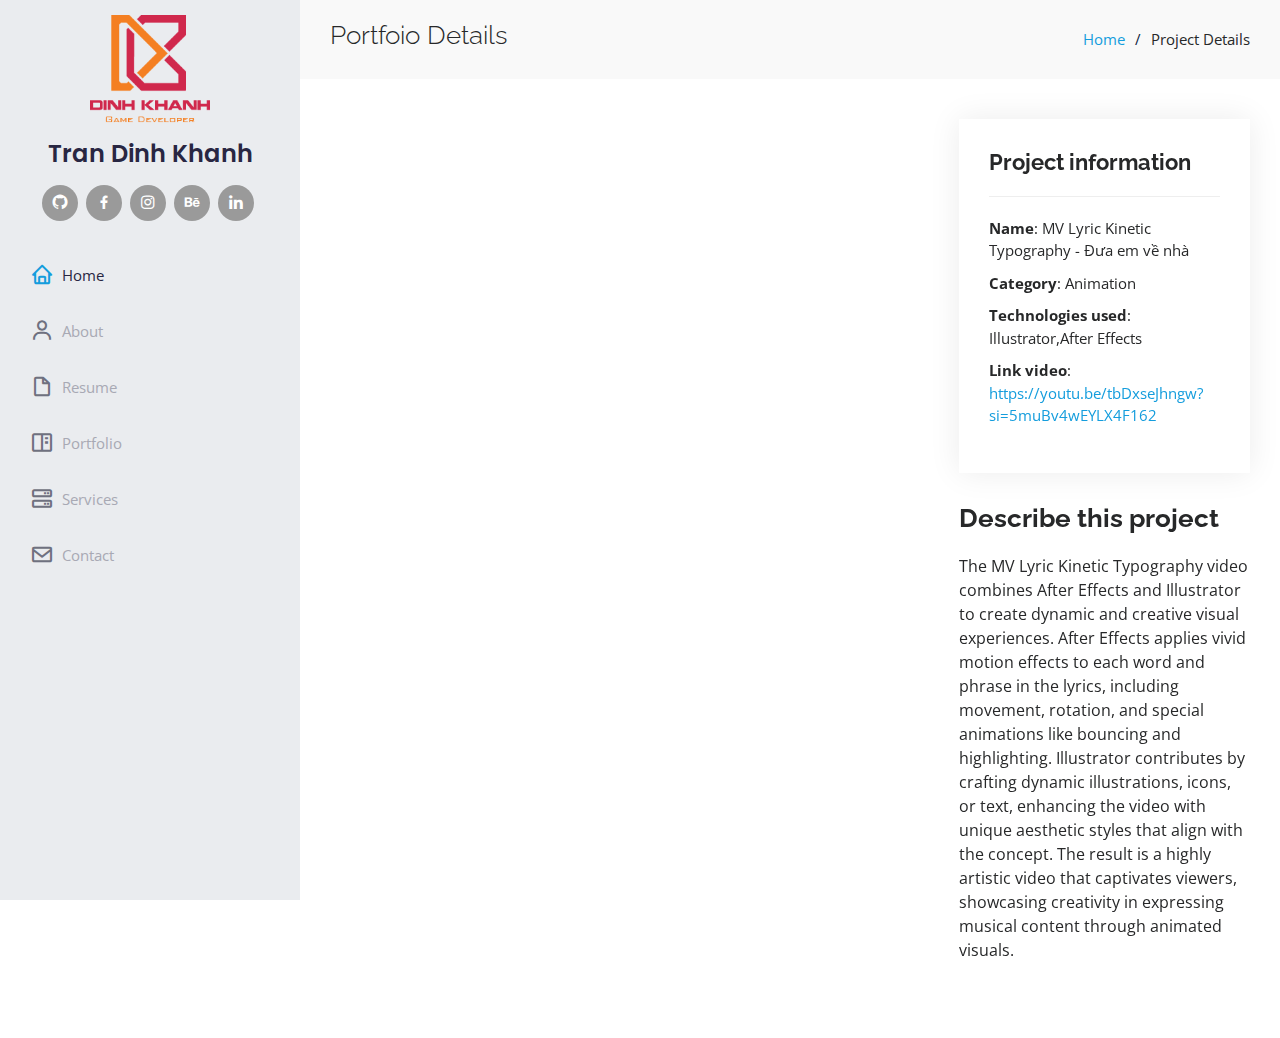
<file: projects/design/project-6.html>
<!DOCTYPE html>
<html lang="en">

  <head>
    <meta charset="utf-8">
    <meta content="width=device-width, initial-scale=1.0" name="viewport">

    <title>DK Tran Dinh Khanh- Portfolio/CV/Resume </title>
    <meta content name="description">
    <meta content name="keywords">

    <!-- Favicons -->
    <link href="../../assets/img/favicon.png" rel="icon">
    <link href="../../assets/img/apple-touch-icon.png" rel="apple-touch-icon">

    <!-- Google Fonts -->
    <link
      href="https://fonts.googleapis.com/css?family=Open+Sans:300,300i,400,400i,600,600i,700,700i|Raleway:300,300i,400,400i,500,500i,600,600i,700,700i|Poppins:300,300i,400,400i,500,500i,600,600i,700,700i"
      rel="stylesheet">

    <!-- Vendor CSS Files -->
    <link href="../../assets/vendor/aos/aos.css" rel="stylesheet">
    <link href="../../assets/vendor/bootstrap/css/bootstrap.min.css"
      rel="stylesheet">
    <link href="../../assets/vendor/bootstrap-icons/bootstrap-icons.css"
      rel="stylesheet">
    <link href="../../assets/vendor/boxicons/css/boxicons.min.css"
      rel="stylesheet">
    <link href="../../assets/vendor/glightbox/css/glightbox.min.css"
      rel="stylesheet">
    <link href="../../assets/vendor/swiper/swiper-bundle.min.css"
      rel="stylesheet">

    <!-- Template Main CSS File -->
    <link href="../../assets/css/style.css" rel="stylesheet">

    <!-- =======================================================


  ======================================================== -->
  </head>

  <body>

    <!-- ======= Mobile nav toggle button ======= -->
    <i class="bi bi-list mobile-nav-toggle d-xl-none"></i>

    <!-- ======= Header ======= -->
    <header id="header">
      <div class="d-flex flex-column">

        <div class="profile">
          <img src="../../assets/img/logo.png" alt="" class="">
          <h1 class="text-light"><a href="index.html">Tran Dinh Khanh</a></h1>
          <div class="social-links mt-3 text-center">
            <a href="https://github.com/dinhkhanh123"
            target="_blank" class="github"><i class="bx bxl-github"></i></a>
            <a href="https://www.facebook.com/trandinhkhanh2002" target="_blank" class="facebook"><i class="bx bxl-facebook"></i></a>
            <a href="#" class="instagram"><i class="bx bxl-instagram"></i></a>
            <a href="https://www.behance.net/khanhtrandinh" target="_blank" class="google-plus"><i class="bx bxl-behance"></i></a>
            <a href="#" class="linkedin"><i class="bx bxl-linkedin"></i></a>
          </div>
        </div>

        <nav id="navbar" class="nav-menu navbar">
          <ul>
            <li><a href="#hero" class="nav-link scrollto active"><i
                  class="bx bx-home"></i> <span>Home</span></a></li>
            <li><a href="#about" class="nav-link scrollto"><i
                  class="bx bx-user"></i> <span>About</span></a></li>
            <li><a href="#resume" class="nav-link scrollto"><i
                  class="bx bx-file-blank"></i> <span>Resume</span></a></li>
            <li><a href="#portfolio" class="nav-link scrollto"><i
                  class="bx bx-book-content"></i>
                <span>Portfolio</span></a></li>
            <li><a href="#services" class="nav-link scrollto"><i
                  class="bx bx-server"></i> <span>Services</span></a></li>
            <li><a href="#contact" class="nav-link scrollto"><i
                  class="bx bx-envelope"></i> <span>Contact</span></a></li>
          </ul>
        </nav><!-- .nav-menu -->
      </div>
    </header><!-- End Header -->
    <main id="main">

      <!-- ======= Breadcrumbs ======= -->
      <section id="breadcrumbs" class="breadcrumbs">
        <div class="container">

          <div class="d-flex justify-content-between align-items-center">
            <h2>Portfoio Details</h2>
            <ol>
              <li><a href="../../index.html">Home</a></li>
              <li>Project Details</li>
            </ol>
          </div>

        </div>
      </section><!-- End Breadcrumbs -->

      <!-- ======= Portfolio Details Section ======= -->
      <section id="portfolio-details" class="portfolio-details">
        <div class="container">

          <div class="row gy-4">

            <div class="col-lg-8">
              <iframe width="100%" height="500px" src="https://www.youtube.com/embed/tbDxseJhngw?si=ufz5ahsKCEgj-XVE&amp;start=2" title="YouTube video player" frameborder="0" allow="accelerometer; autoplay; clipboard-write; encrypted-media; gyroscope; picture-in-picture; web-share" referrerpolicy="strict-origin-when-cross-origin" allowfullscreen></iframe> </div>

            <div class="col-lg-4">
              <div class="portfolio-info">
                <h3>Project information</h3>
                <ul>
                  <li><strong>Name</strong>: MV Lyric Kinetic Typography - Đưa em về nhà</li>
                  <li><strong>Category</strong>: Animation</li>                  
                  <li><strong>Technologies used</strong>: Illustrator,After Effects</li>
                  <li><strong>Link video</strong>: <a
                      href="https://youtu.be/tbDxseJhngw?si=5muBv4wEYLX4F162">https://youtu.be/tbDxseJhngw?si=5muBv4wEYLX4F162</a></li>
                </ul>
              </div>
              <div class="portfolio-description">
                <h2>Describe this project</h2>
                <p>
                  The MV Lyric Kinetic Typography video combines After Effects and Illustrator to create dynamic and creative visual experiences. After Effects applies vivid motion effects to each word and phrase in the lyrics, including movement, rotation, and special animations like bouncing and highlighting. Illustrator contributes by crafting dynamic illustrations, icons, or text, enhancing the video with unique aesthetic styles that align with the concept. The result is a highly artistic video that captivates viewers, showcasing creativity in expressing musical content through animated visuals.</p>
              </div>
            </div>

          </div>

        </div>
      </section><!-- End Portfolio Details Section -->

    </main><!-- End #main -->

    <!-- ======= Footer ======= -->
    <!-- <footer id="footer">
    <div class="container">
      <div class="copyright">
        &copy; Copyright <strong><span></span></strong>
      </div>
      <div class="credits">
       
        Designed by <a href="https://bootstrapmade.com/">BootstrapMade</a>
      </div>
    </div>
  </footer>End  Footer -->

    <a href="#"
      class="back-to-top d-flex align-items-center justify-content-center"><i
        class="bi bi-arrow-up-short"></i></a>

    <!-- Vendor JS Files -->
    <script
      src="../../assets/vendor/purecounter/purecounter_vanilla.js"></script>
    <script src="../../assets/vendor/aos/aos.js"></script>
    <script
      src="../../assets/vendor/bootstrap/js/bootstrap.bundle.min.js"></script>
    <script src="../../assets/vendor/glightbox/js/glightbox.min.js"></script>
    <script
      src="../../assets/vendor/isotope-layout/isotope.pkgd.min.js"></script>
    <script src="../../assets/vendor/swiper/swiper-bundle.min.js"></script>
    <script src="../../assets/vendor/typed.js/typed.umd.js"></script>
    <script
      src="../../assets/vendor/waypoints/noframework.waypoints.js"></script>
    <script src="../../assets/vendor/php-email-form/validate.js"></script>

    <!-- Template Main JS File -->
    <script src="../../assets/js/main.js"></script>

  </body>

</html>
</file>
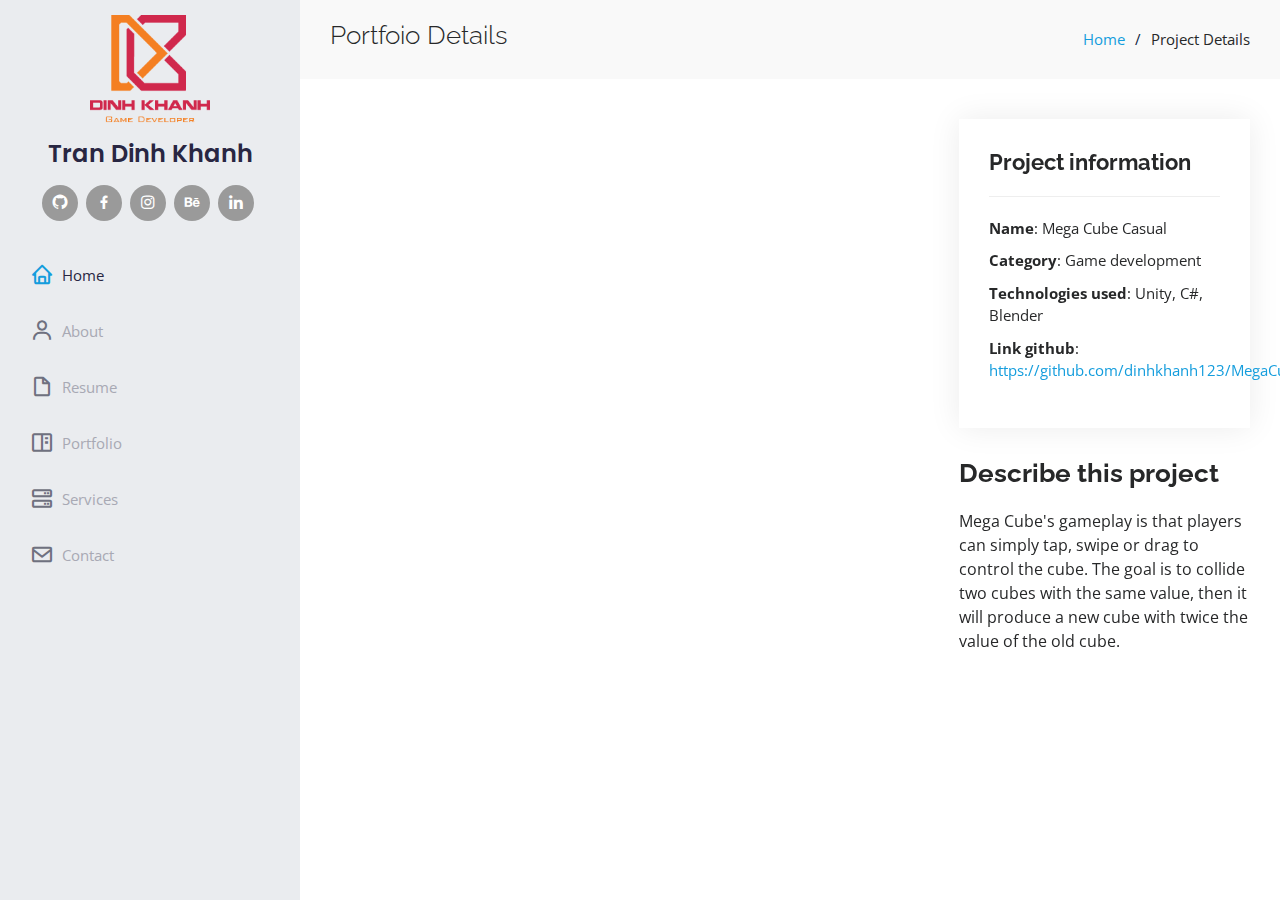
<file: projects/game/project-1.html>
<!DOCTYPE html>
<html lang="en">

  <head>
    <meta charset="utf-8">
    <meta content="width=device-width, initial-scale=1.0" name="viewport">

    <title>DK Tran Dinh Khanh- Portfolio/CV/Resume </title>
    <meta content name="description">
    <meta content name="keywords">

    <!-- Favicons -->
    <link href="../../assets/img/favicon.png" rel="icon">
    <link href="../../assets/img/apple-touch-icon.png" rel="apple-touch-icon">

    <!-- Google Fonts -->
    <link
      href="https://fonts.googleapis.com/css?family=Open+Sans:300,300i,400,400i,600,600i,700,700i|Raleway:300,300i,400,400i,500,500i,600,600i,700,700i|Poppins:300,300i,400,400i,500,500i,600,600i,700,700i"
      rel="stylesheet">

    <!-- Vendor CSS Files -->
    <link href="../../assets/vendor/aos/aos.css" rel="stylesheet">
    <link href="../../assets/vendor/bootstrap/css/bootstrap.min.css"
      rel="stylesheet">
    <link href="../../assets/vendor/bootstrap-icons/bootstrap-icons.css"
      rel="stylesheet">
    <link href="../../assets/vendor/boxicons/css/boxicons.min.css"
      rel="stylesheet">
    <link href="../../assets/vendor/glightbox/css/glightbox.min.css"
      rel="stylesheet">
    <link href="../../assets/vendor/swiper/swiper-bundle.min.css"
      rel="stylesheet">

    <!-- Template Main CSS File -->
    <link href="../../assets/css/style.css" rel="stylesheet">

    <!-- =======================================================


  ======================================================== -->
  </head>

  <body>

    <!-- ======= Mobile nav toggle button ======= -->
    <i class="bi bi-list mobile-nav-toggle d-xl-none"></i>

    <!-- ======= Header ======= -->
    <header id="header">
      <div class="d-flex flex-column">

        <div class="profile">
          <img src="../../assets/img/logo.png" alt="" class="">
          <h1 class="text-light"><a href="index.html">Tran Dinh Khanh</a></h1>
          <div class="social-links mt-3 text-center">
            <a href="https://github.com/dinhkhanh123"
            target="_blank" class="github"><i class="bx bxl-github"></i></a>
            <a href="https://www.facebook.com/trandinhkhanh2002" target="_blank" class="facebook"><i class="bx bxl-facebook"></i></a>
            <a href="#" class="instagram"><i class="bx bxl-instagram"></i></a>
            <a href="https://www.behance.net/khanhtrandinh" target="_blank" class="google-plus"><i class="bx bxl-behance"></i></a>
            <a href="#" class="linkedin"><i class="bx bxl-linkedin"></i></a>
          </div>
        </div>

        <nav id="navbar" class="nav-menu navbar">
          <ul>
            <li><a href="#hero" class="nav-link scrollto active"><i
                  class="bx bx-home"></i> <span>Home</span></a></li>
            <li><a href="#about" class="nav-link scrollto"><i
                  class="bx bx-user"></i> <span>About</span></a></li>
            <li><a href="#resume" class="nav-link scrollto"><i
                  class="bx bx-file-blank"></i> <span>Resume</span></a></li>
            <li><a href="#portfolio" class="nav-link scrollto"><i
                  class="bx bx-book-content"></i>
                <span>Portfolio</span></a></li>
            <li><a href="#services" class="nav-link scrollto"><i
                  class="bx bx-server"></i> <span>Services</span></a></li>
            <li><a href="#contact" class="nav-link scrollto"><i
                  class="bx bx-envelope"></i> <span>Contact</span></a></li>
          </ul>
        </nav><!-- .nav-menu -->
      </div>
    </header><!-- End Header -->
    <main id="main">

      <!-- ======= Breadcrumbs ======= -->
      <section id="breadcrumbs" class="breadcrumbs">
        <div class="container">

          <div class="d-flex justify-content-between align-items-center">
            <h2>Portfoio Details</h2>
            <ol>
              <li><a href="../../index.html">Home</a></li>
              <li>Project Details</li>
            </ol>
          </div>

        </div>
      </section><!-- End Breadcrumbs -->

      <!-- ======= Portfolio Details Section ======= -->
      <section id="portfolio-details" class="portfolio-details">
        <div class="container">

          <div class="row gy-4">

            <div class="col-lg-8">
              <iframe width="100%" height="500"
                src="https://www.youtube.com/embed/JM28ZFDPbdE?si=FSRrLYqTt70Q52_r"
                title="YouTube video player" frameborder="0"
                allow="accelerometer; autoplay; clipboard-write; encrypted-media; gyroscope; picture-in-picture; web-share"
                referrerpolicy="strict-origin-when-cross-origin"
                allowfullscreen></iframe>
          
            </div>

            <div class="col-lg-4">
              <div class="portfolio-info">
                <h3>Project information</h3>
                <ul>
                  <li><strong>Name</strong>: Mega Cube Casual</li>
                  <li><strong>Category</strong>: Game development</li>                  
                  <li><strong>Technologies used</strong>: Unity, C#, Blender</li>
                  <li><strong>Link github</strong>: <a
                      href="https://github.com/dinhkhanh123/MegaCubeGame.git">https://github.com/dinhkhanh123/MegaCubeGame.git</a></li>
                </ul>
              </div>
              <div class="portfolio-description">
                <h2>Describe this project</h2>
                <p>
                  Mega Cube's gameplay is that players can simply tap, swipe or drag to control the cube. The goal is to collide two cubes with the same value, then it will produce a new cube with twice the value of the old cube.
                </p>
              </div>
            </div>

          </div>

        </div>
      </section><!-- End Portfolio Details Section -->

    </main><!-- End #main -->

    <!-- ======= Footer ======= -->
    <!-- <footer id="footer">
    <div class="container">
      <div class="copyright">
        &copy; Copyright <strong><span></span></strong>
      </div>
      <div class="credits">
       
        Designed by <a href="https://bootstrapmade.com/">BootstrapMade</a>
      </div>
    </div>
  </footer>End  Footer -->

    <a href="#"
      class="back-to-top d-flex align-items-center justify-content-center"><i
        class="bi bi-arrow-up-short"></i></a>

    <!-- Vendor JS Files -->
    <script
      src="../../assets/vendor/purecounter/purecounter_vanilla.js"></script>
    <script src="../../assets/vendor/aos/aos.js"></script>
    <script
      src="../../assets/vendor/bootstrap/js/bootstrap.bundle.min.js"></script>
    <script src="../../assets/vendor/glightbox/js/glightbox.min.js"></script>
    <script
      src="../../assets/vendor/isotope-layout/isotope.pkgd.min.js"></script>
    <script src="../../assets/vendor/swiper/swiper-bundle.min.js"></script>
    <script src="../../assets/vendor/typed.js/typed.umd.js"></script>
    <script
      src="../../assets/vendor/waypoints/noframework.waypoints.js"></script>
    <script src="../../assets/vendor/php-email-form/validate.js"></script>

    <!-- Template Main JS File -->
    <script src="../../assets/js/main.js"></script>

  </body>

</html>
</file>
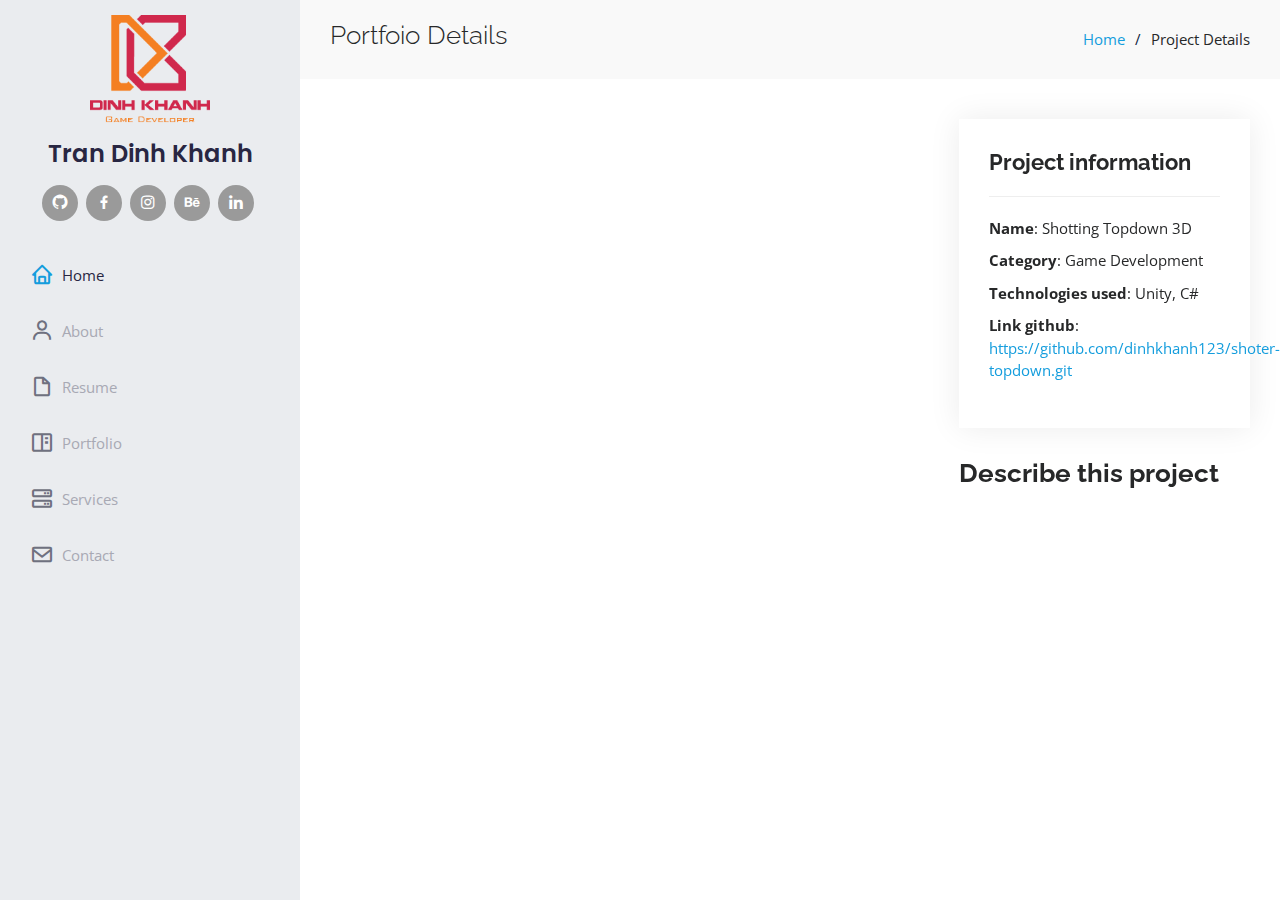
<file: projects/game/project-10.html>
<!DOCTYPE html>
<html lang="en">

  <head>
    <meta charset="utf-8">
    <meta content="width=device-width, initial-scale=1.0" name="viewport">

    <title>DK Tran Dinh Khanh- Portfolio/CV/Resume </title>
    <meta content name="description">
    <meta content name="keywords">

    <!-- Favicons -->
    <link href="../../assets/img/favicon.png" rel="icon">
    <link href="../../assets/img/apple-touch-icon.png" rel="apple-touch-icon">

    <!-- Google Fonts -->
    <link
      href="https://fonts.googleapis.com/css?family=Open+Sans:300,300i,400,400i,600,600i,700,700i|Raleway:300,300i,400,400i,500,500i,600,600i,700,700i|Poppins:300,300i,400,400i,500,500i,600,600i,700,700i"
      rel="stylesheet">

    <!-- Vendor CSS Files -->
    <link href="../../assets/vendor/aos/aos.css" rel="stylesheet">
    <link href="../../assets/vendor/bootstrap/css/bootstrap.min.css"
      rel="stylesheet">
    <link href="../../assets/vendor/bootstrap-icons/bootstrap-icons.css"
      rel="stylesheet">
    <link href="../../assets/vendor/boxicons/css/boxicons.min.css"
      rel="stylesheet">
    <link href="../../assets/vendor/glightbox/css/glightbox.min.css"
      rel="stylesheet">
    <link href="../../assets/vendor/swiper/swiper-bundle.min.css"
      rel="stylesheet">

    <!-- Template Main CSS File -->
    <link href="../../assets/css/style.css" rel="stylesheet">

    <!-- =======================================================


  ======================================================== -->
  </head>

  <body>

    <!-- ======= Mobile nav toggle button ======= -->
    <i class="bi bi-list mobile-nav-toggle d-xl-none"></i>

    <!-- ======= Header ======= -->
    <header id="header">
      <div class="d-flex flex-column">

        <div class="profile">
          <img src="../../assets/img/logo.png" alt="" class="">
          <h1 class="text-light"><a href="index.html">Tran Dinh Khanh</a></h1>
          <div class="social-links mt-3 text-center">
            <a href="https://github.com/dinhkhanh123"
            target="_blank" class="github"><i class="bx bxl-github"></i></a>
            <a href="https://www.facebook.com/trandinhkhanh2002" target="_blank" class="facebook"><i class="bx bxl-facebook"></i></a>
            <a href="#" class="instagram"><i class="bx bxl-instagram"></i></a>
            <a href="https://www.behance.net/khanhtrandinh" target="_blank" class="google-plus"><i class="bx bxl-behance"></i></a>
            <a href="#" class="linkedin"><i class="bx bxl-linkedin"></i></a>
          </div>
        </div>

        <nav id="navbar" class="nav-menu navbar">
          <ul>
            <li><a href="#hero" class="nav-link scrollto active"><i
                  class="bx bx-home"></i> <span>Home</span></a></li>
            <li><a href="#about" class="nav-link scrollto"><i
                  class="bx bx-user"></i> <span>About</span></a></li>
            <li><a href="#resume" class="nav-link scrollto"><i
                  class="bx bx-file-blank"></i> <span>Resume</span></a></li>
            <li><a href="#portfolio" class="nav-link scrollto"><i
                  class="bx bx-book-content"></i>
                <span>Portfolio</span></a></li>
            <li><a href="#services" class="nav-link scrollto"><i
                  class="bx bx-server"></i> <span>Services</span></a></li>
            <li><a href="#contact" class="nav-link scrollto"><i
                  class="bx bx-envelope"></i> <span>Contact</span></a></li>
          </ul>
        </nav><!-- .nav-menu -->
      </div>
    </header><!-- End Header -->
    <main id="main">

      <!-- ======= Breadcrumbs ======= -->
      <section id="breadcrumbs" class="breadcrumbs">
        <div class="container">

          <div class="d-flex justify-content-between align-items-center">
            <h2>Portfoio Details</h2>
            <ol>
              <li><a href="../../index.html">Home</a></li>
              <li>Project Details</li>
            </ol>
          </div>

        </div>
      </section><!-- End Breadcrumbs -->

      <!-- ======= Portfolio Details Section ======= -->
      <section id="portfolio-details" class="portfolio-details">
        <div class="container">

          <div class="row gy-4">

            <div class="col-lg-8">
              <iframe width="100%" height="500" src="https://www.youtube.com/embed/GVyYdXfYuGI?si=KWHwzKzbf2nNbPQ7&amp;start=1" title="YouTube video player" frameborder="0" allow="accelerometer; autoplay; clipboard-write; encrypted-media; gyroscope; picture-in-picture; web-share" referrerpolicy="strict-origin-when-cross-origin" allowfullscreen></iframe>
            </div>

            <div class="col-lg-4">
              <div class="portfolio-info">
                <h3>Project information</h3>
                <ul>
                  <li><strong>Name</strong>: Shotting Topdown 3D</li>
                  <li><strong>Category</strong>: Game Development</li>                  
                  <li><strong>Technologies used</strong>: Unity, C#</li>
                  <li><strong>Link github</strong>: <a
                      href="https://github.com/dinhkhanh123/shoter-topdown.git">https://github.com/dinhkhanh123/shoter-topdown.git</a></li>
                </ul>
              </div>
              <div class="portfolio-description">
                <h2>Describe this project</h2>
                <p>
                 
              </div>
            </div>

          </div>

        </div>
      </section><!-- End Portfolio Details Section -->

    </main><!-- End #main -->

    <!-- ======= Footer ======= -->
    <!-- <footer id="footer">
    <div class="container">
      <div class="copyright">
        &copy; Copyright <strong><span></span></strong>
      </div>
      <div class="credits">
       
        Designed by <a href="https://bootstrapmade.com/">BootstrapMade</a>
      </div>
    </div>
  </footer>End  Footer -->

    <a href="#"
      class="back-to-top d-flex align-items-center justify-content-center"><i
        class="bi bi-arrow-up-short"></i></a>

    <!-- Vendor JS Files -->
    <script
      src="../../assets/vendor/purecounter/purecounter_vanilla.js"></script>
    <script src="../../assets/vendor/aos/aos.js"></script>
    <script
      src="../../assets/vendor/bootstrap/js/bootstrap.bundle.min.js"></script>
    <script src="../../assets/vendor/glightbox/js/glightbox.min.js"></script>
    <script
      src="../../assets/vendor/isotope-layout/isotope.pkgd.min.js"></script>
    <script src="../../assets/vendor/swiper/swiper-bundle.min.js"></script>
    <script src="../../assets/vendor/typed.js/typed.umd.js"></script>
    <script
      src="../../assets/vendor/waypoints/noframework.waypoints.js"></script>
    <script src="../../assets/vendor/php-email-form/validate.js"></script>

    <!-- Template Main JS File -->
    <script src="../../assets/js/main.js"></script>

  </body>

</html>
</file>
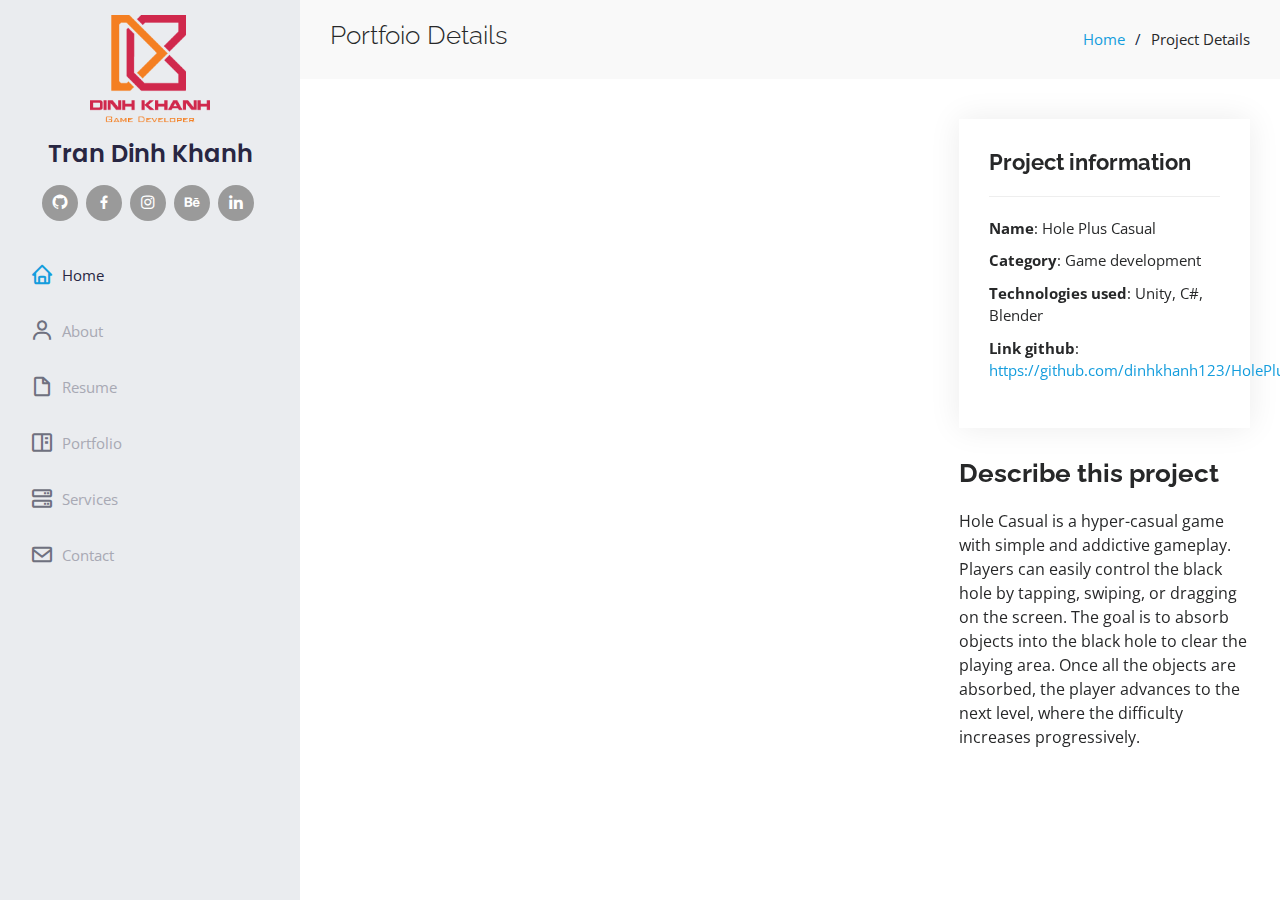
<file: projects/game/project-2.html>
<!DOCTYPE html>
<html lang="en">

  <head>
    <meta charset="utf-8">
    <meta content="width=device-width, initial-scale=1.0" name="viewport">

    <title>DK Tran Dinh Khanh- Portfolio/CV/Resume </title>
    <meta content name="description">
    <meta content name="keywords">

    <!-- Favicons -->
    <link href="../../assets/img/favicon.png" rel="icon">
    <link href="../../assets/img/apple-touch-icon.png" rel="apple-touch-icon">

    <!-- Google Fonts -->
    <link
      href="https://fonts.googleapis.com/css?family=Open+Sans:300,300i,400,400i,600,600i,700,700i|Raleway:300,300i,400,400i,500,500i,600,600i,700,700i|Poppins:300,300i,400,400i,500,500i,600,600i,700,700i"
      rel="stylesheet">

    <!-- Vendor CSS Files -->
    <link href="../../assets/vendor/aos/aos.css" rel="stylesheet">
    <link href="../../assets/vendor/bootstrap/css/bootstrap.min.css"
      rel="stylesheet">
    <link href="../../assets/vendor/bootstrap-icons/bootstrap-icons.css"
      rel="stylesheet">
    <link href="../../assets/vendor/boxicons/css/boxicons.min.css"
      rel="stylesheet">
    <link href="../../assets/vendor/glightbox/css/glightbox.min.css"
      rel="stylesheet">
    <link href="../../assets/vendor/swiper/swiper-bundle.min.css"
      rel="stylesheet">

    <!-- Template Main CSS File -->
    <link href="../../assets/css/style.css" rel="stylesheet">

    <!-- =======================================================


  ======================================================== -->
  </head>

  <body>

    <!-- ======= Mobile nav toggle button ======= -->
    <i class="bi bi-list mobile-nav-toggle d-xl-none"></i>

    <!-- ======= Header ======= -->
    <header id="header">
      <div class="d-flex flex-column">

        <div class="profile">
          <img src="../../assets/img/logo.png" alt class>
          <h1 class="text-light"><a href="index.html">Tran Dinh Khanh</a></h1>
          <div class="social-links mt-3 text-center">
            <a href="https://github.com/dinhkhanh123"
              target="_blank" class="github"><i class="bx bxl-github"></i></a>
            <a href="https://www.facebook.com/trandinhkhanh2002" target="_blank"
              class="facebook"><i class="bx bxl-facebook"></i></a>
            <a href="#" class="instagram"><i class="bx bxl-instagram"></i></a>
            <a href="https://www.behance.net/khanhtrandinh" target="_blank"
              class="google-plus"><i class="bx bxl-behance"></i></a>
            <a href="#" class="linkedin"><i class="bx bxl-linkedin"></i></a>
          </div>
        </div>

        <nav id="navbar" class="nav-menu navbar">
          <ul>
            <li><a href="#hero" class="nav-link scrollto active"><i
                  class="bx bx-home"></i> <span>Home</span></a></li>
            <li><a href="#about" class="nav-link scrollto"><i
                  class="bx bx-user"></i> <span>About</span></a></li>
            <li><a href="#resume" class="nav-link scrollto"><i
                  class="bx bx-file-blank"></i> <span>Resume</span></a></li>
            <li><a href="#portfolio" class="nav-link scrollto"><i
                  class="bx bx-book-content"></i>
                <span>Portfolio</span></a></li>
            <li><a href="#services" class="nav-link scrollto"><i
                  class="bx bx-server"></i> <span>Services</span></a></li>
            <li><a href="#contact" class="nav-link scrollto"><i
                  class="bx bx-envelope"></i> <span>Contact</span></a></li>
          </ul>
        </nav><!-- .nav-menu -->
      </div>
    </header><!-- End Header -->
    <main id="main">

      <!-- ======= Breadcrumbs ======= -->
      <section id="breadcrumbs" class="breadcrumbs">
        <div class="container">

          <div class="d-flex justify-content-between align-items-center">
            <h2>Portfoio Details</h2>
            <ol>
              <li><a href="../../index.html">Home</a></li>
              <li>Project Details</li>
            </ol>
          </div>

        </div>
      </section><!-- End Breadcrumbs -->

      <!-- ======= Portfolio Details Section ======= -->
      <section id="portfolio-details" class="portfolio-details">
        <div class="container">

          <div class="row gy-4">

            <div class="col-lg-8">
              <iframe width="100%" height="500"
                src="https://www.youtube.com/embed/cQOFfAv0eXc?si=39HEjMgMOKWeLUcs"
                title="YouTube video player" frameborder="0"
                allow="accelerometer; autoplay; clipboard-write; encrypted-media; gyroscope; picture-in-picture; web-share"
                referrerpolicy="strict-origin-when-cross-origin"
                allowfullscreen></iframe>

            </div>

            <div class="col-lg-4">
              <div class="portfolio-info">
                <h3>Project information</h3>
                <ul>
                  <li><strong>Name</strong>: Hole Plus Casual</li>
                  <li><strong>Category</strong>: Game development</li>
                  <li><strong>Technologies used</strong>: Unity, C#,
                    Blender</li>
                  <li><strong>Link github</strong>: <a
                      href="https://github.com/dinhkhanh123/HolePlusGame.git">https://github.com/dinhkhanh123/HolePlusGame.git</a></li>
                </ul>
              </div>
              <div class="portfolio-description">
                <h2>Describe this project</h2>
                <p>
                  Hole Casual is a hyper-casual game with simple and addictive
                  gameplay. Players can easily control the black hole by
                  tapping, swiping, or dragging on the screen. The goal is to
                  absorb objects into the black hole to clear the playing area.
                  Once all the objects are absorbed, the player advances to the
                  next level, where the difficulty increases progressively.
                </p>
              </div>
            </div>

          </div>

        </div>
      </section><!-- End Portfolio Details Section -->

    </main><!-- End #main -->

    <!-- ======= Footer ======= -->
    <!-- <footer id="footer">
    <div class="container">
      <div class="copyright">
        &copy; Copyright <strong><span></span></strong>
      </div>
      <div class="credits">
       
        Designed by <a href="https://bootstrapmade.com/">BootstrapMade</a>
      </div>
    </div>
  </footer>End  Footer -->

    <a href="#"
      class="back-to-top d-flex align-items-center justify-content-center"><i
        class="bi bi-arrow-up-short"></i></a>

    <!-- Vendor JS Files -->
    <script
      src="../../assets/vendor/purecounter/purecounter_vanilla.js"></script>
    <script src="../../assets/vendor/aos/aos.js"></script>
    <script
      src="../../assets/vendor/bootstrap/js/bootstrap.bundle.min.js"></script>
    <script src="../../assets/vendor/glightbox/js/glightbox.min.js"></script>
    <script
      src="../../assets/vendor/isotope-layout/isotope.pkgd.min.js"></script>
    <script src="../../assets/vendor/swiper/swiper-bundle.min.js"></script>
    <script src="../../assets/vendor/typed.js/typed.umd.js"></script>
    <script
      src="../../assets/vendor/waypoints/noframework.waypoints.js"></script>
    <script src="../../assets/vendor/php-email-form/validate.js"></script>

    <!-- Template Main JS File -->
    <script src="../../assets/js/main.js"></script>

  </body>

</html>
</file>
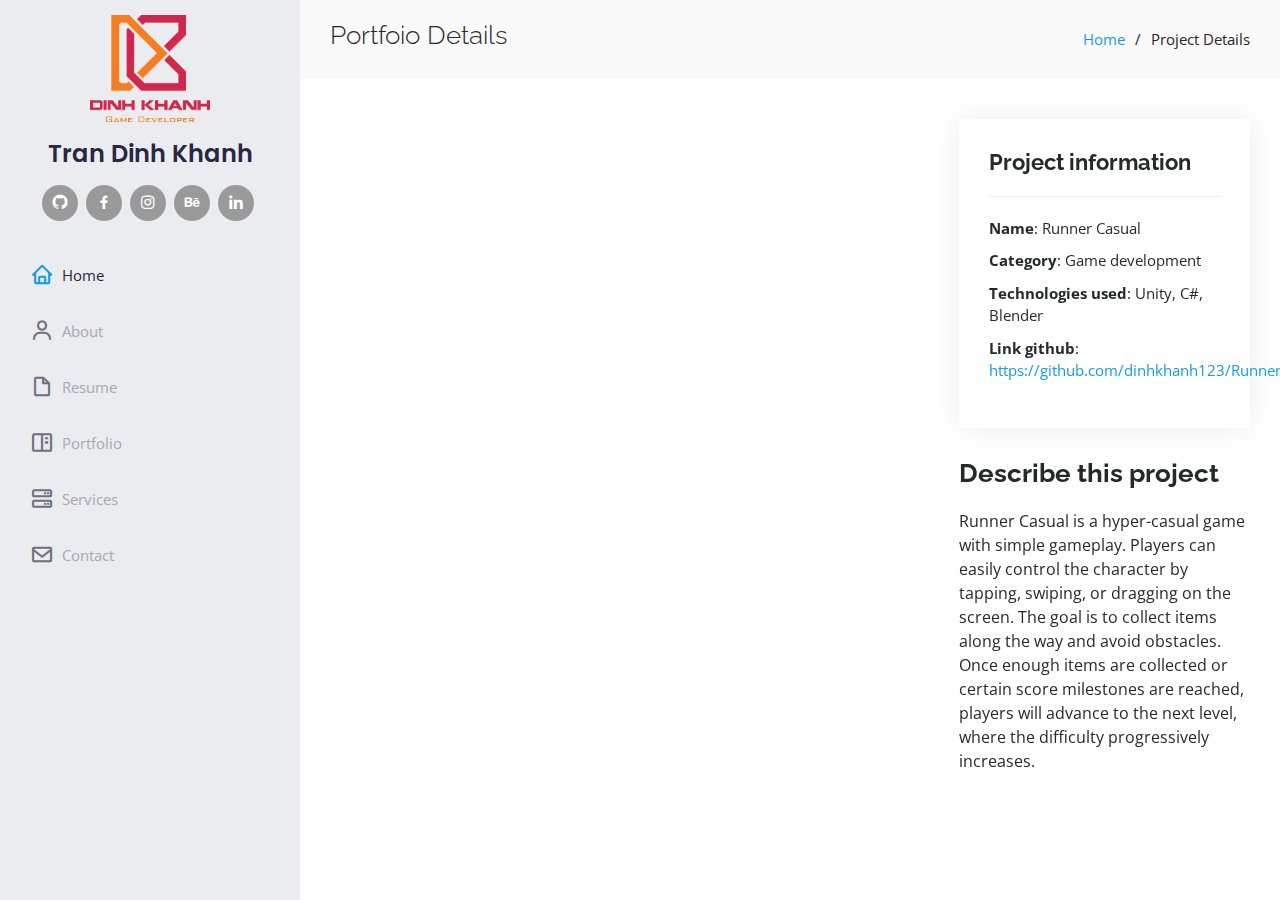
<file: projects/game/project-3.html>
<!DOCTYPE html>
<html lang="en">

  <head>
    <meta charset="utf-8">
    <meta content="width=device-width, initial-scale=1.0" name="viewport">

    <title>DK Tran Dinh Khanh- Portfolio/CV/Resume </title>
    <meta content name="description">
    <meta content name="keywords">

    <!-- Favicons -->
    <link href="../../assets/img/favicon.png" rel="icon">
    <link href="../../assets/img/apple-touch-icon.png" rel="apple-touch-icon">

    <!-- Google Fonts -->
    <link
      href="https://fonts.googleapis.com/css?family=Open+Sans:300,300i,400,400i,600,600i,700,700i|Raleway:300,300i,400,400i,500,500i,600,600i,700,700i|Poppins:300,300i,400,400i,500,500i,600,600i,700,700i"
      rel="stylesheet">

    <!-- Vendor CSS Files -->
    <link href="../../assets/vendor/aos/aos.css" rel="stylesheet">
    <link href="../../assets/vendor/bootstrap/css/bootstrap.min.css"
      rel="stylesheet">
    <link href="../../assets/vendor/bootstrap-icons/bootstrap-icons.css"
      rel="stylesheet">
    <link href="../../assets/vendor/boxicons/css/boxicons.min.css"
      rel="stylesheet">
    <link href="../../assets/vendor/glightbox/css/glightbox.min.css"
      rel="stylesheet">
    <link href="../../assets/vendor/swiper/swiper-bundle.min.css"
      rel="stylesheet">

    <!-- Template Main CSS File -->
    <link href="../../assets/css/style.css" rel="stylesheet">

    <!-- =======================================================


  ======================================================== -->
  </head>

  <body>

    <!-- ======= Mobile nav toggle button ======= -->
    <i class="bi bi-list mobile-nav-toggle d-xl-none"></i>

    <!-- ======= Header ======= -->
    <header id="header">
      <div class="d-flex flex-column">

        <div class="profile">
          <img src="../../assets/img/logo.png" alt class>
          <h1 class="text-light"><a href="index.html">Tran Dinh Khanh</a></h1>
          <div class="social-links mt-3 text-center">
            <a href="https://github.com/dinhkhanh123"
              target="_blank" class="github"><i class="bx bxl-github"></i></a>
            <a href="https://www.facebook.com/trandinhkhanh2002" target="_blank"
              class="facebook"><i class="bx bxl-facebook"></i></a>
            <a href="#" class="instagram"><i class="bx bxl-instagram"></i></a>
            <a href="https://www.behance.net/khanhtrandinh" target="_blank"
              class="google-plus"><i class="bx bxl-behance"></i></a>
            <a href="#" class="linkedin"><i class="bx bxl-linkedin"></i></a>
          </div>
        </div>

        <nav id="navbar" class="nav-menu navbar">
          <ul>
            <li><a href="#hero" class="nav-link scrollto active"><i
                  class="bx bx-home"></i> <span>Home</span></a></li>
            <li><a href="#about" class="nav-link scrollto"><i
                  class="bx bx-user"></i> <span>About</span></a></li>
            <li><a href="#resume" class="nav-link scrollto"><i
                  class="bx bx-file-blank"></i> <span>Resume</span></a></li>
            <li><a href="#portfolio" class="nav-link scrollto"><i
                  class="bx bx-book-content"></i>
                <span>Portfolio</span></a></li>
            <li><a href="#services" class="nav-link scrollto"><i
                  class="bx bx-server"></i> <span>Services</span></a></li>
            <li><a href="#contact" class="nav-link scrollto"><i
                  class="bx bx-envelope"></i> <span>Contact</span></a></li>
          </ul>
        </nav><!-- .nav-menu -->
      </div>
    </header><!-- End Header -->
    <main id="main">

      <!-- ======= Breadcrumbs ======= -->
      <section id="breadcrumbs" class="breadcrumbs">
        <div class="container">

          <div class="d-flex justify-content-between align-items-center">
            <h2>Portfoio Details</h2>
            <ol>
              <li><a href="../../index.html">Home</a></li>
              <li>Project Details</li>
            </ol>
          </div>

        </div>
      </section><!-- End Breadcrumbs -->

      <!-- ======= Portfolio Details Section ======= -->
      <section id="portfolio-details" class="portfolio-details">
        <div class="container">

          <div class="row gy-4">

            <div class="col-lg-8">
              <iframe width="100%" height="500"
                src="https://www.youtube.com/embed/dUKFhjUhTHY?si=K4TnwhY1n8Qxk_qp&amp;start=1"
                title="YouTube video player" frameborder="0"
                allow="accelerometer; autoplay; clipboard-write; encrypted-media; gyroscope; picture-in-picture; web-share"
                referrerpolicy="strict-origin-when-cross-origin"
                allowfullscreen></iframe>
            </div>

            <div class="col-lg-4">
              <div class="portfolio-info">
                <h3>Project information</h3>
                <ul>
                  <li><strong>Name</strong>: Runner Casual</li>
                  <li><strong>Category</strong>: Game development</li>
                  <li><strong>Technologies used</strong>: Unity, C#,
                    Blender</li>
                  <li><strong>Link github</strong>: <a
                      href="https://github.com/dinhkhanh123/RunnerCasual.git">https://github.com/dinhkhanh123/RunnerCasual.git</a></li>
                </ul>
              </div>
              <div class="portfolio-description">
                <h2>Describe this project</h2>
                <p>
                  Runner Casual is a hyper-casual game with simple gameplay.
                  Players can easily control the character by tapping, swiping,
                  or dragging on the screen. The goal is to collect items along
                  the way and avoid obstacles. Once enough items are collected
                  or certain score milestones are reached, players will advance
                  to the next level, where the difficulty progressively
                  increases.
                </p>
              </div>
            </div>

          </div>

        </div>
      </section><!-- End Portfolio Details Section -->

    </main><!-- End #main -->

    <!-- ======= Footer ======= -->
    <!-- <footer id="footer">
    <div class="container">
      <div class="copyright">
        &copy; Copyright <strong><span></span></strong>
      </div>
      <div class="credits">
       
        Designed by <a href="https://bootstrapmade.com/">BootstrapMade</a>
      </div>
    </div>
  </footer>End  Footer -->

    <a href="#"
      class="back-to-top d-flex align-items-center justify-content-center"><i
        class="bi bi-arrow-up-short"></i></a>

    <!-- Vendor JS Files -->
    <script
      src="../../assets/vendor/purecounter/purecounter_vanilla.js"></script>
    <script src="../../assets/vendor/aos/aos.js"></script>
    <script
      src="../../assets/vendor/bootstrap/js/bootstrap.bundle.min.js"></script>
    <script src="../../assets/vendor/glightbox/js/glightbox.min.js"></script>
    <script
      src="../../assets/vendor/isotope-layout/isotope.pkgd.min.js"></script>
    <script src="../../assets/vendor/swiper/swiper-bundle.min.js"></script>
    <script src="../../assets/vendor/typed.js/typed.umd.js"></script>
    <script
      src="../../assets/vendor/waypoints/noframework.waypoints.js"></script>
    <script src="../../assets/vendor/php-email-form/validate.js"></script>

    <!-- Template Main JS File -->
    <script src="../../assets/js/main.js"></script>

  </body>

</html>
</file>
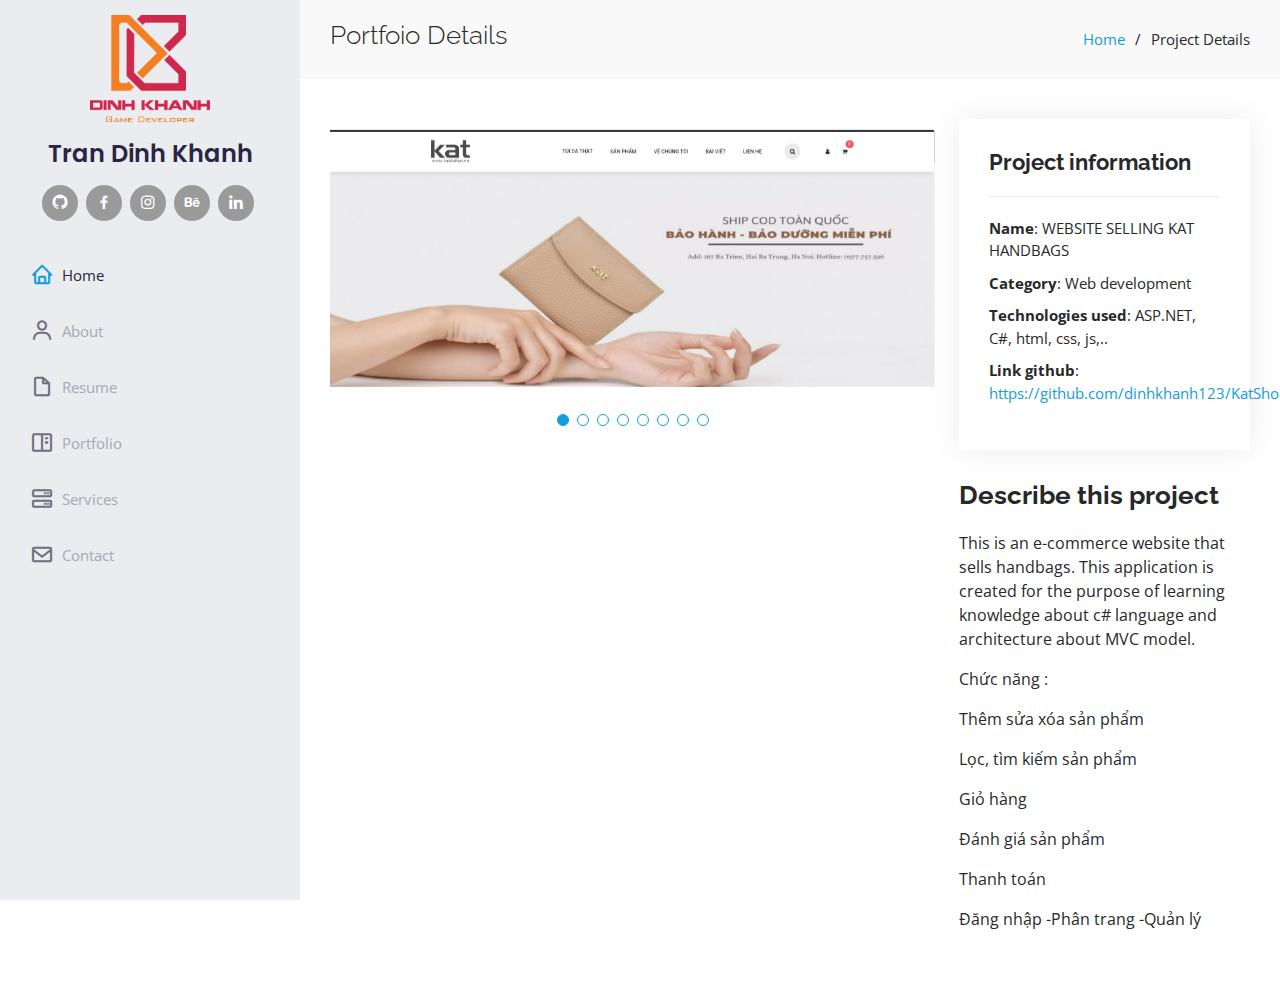
<file: projects/game/project-4.html>
<!DOCTYPE html>
<html lang="en">

  <head>
    <meta charset="utf-8">
    <meta content="width=device-width, initial-scale=1.0" name="viewport">

    <title>DK Tran Dinh Khanh- Portfolio/CV/Resume </title>
    <meta content name="description">
    <meta content name="keywords">

    <!-- Favicons -->
    <link href="../../assets/img/favicon.png" rel="icon">
    <link href="../../assets/img/apple-touch-icon.png" rel="apple-touch-icon">

    <!-- Google Fonts -->
    <link
      href="https://fonts.googleapis.com/css?family=Open+Sans:300,300i,400,400i,600,600i,700,700i|Raleway:300,300i,400,400i,500,500i,600,600i,700,700i|Poppins:300,300i,400,400i,500,500i,600,600i,700,700i"
      rel="stylesheet">

    <!-- Vendor CSS Files -->
    <link href="../../assets/vendor/aos/aos.css" rel="stylesheet">
    <link href="../../assets/vendor/bootstrap/css/bootstrap.min.css"
      rel="stylesheet">
    <link href="../../assets/vendor/bootstrap-icons/bootstrap-icons.css"
      rel="stylesheet">
    <link href="../../assets/vendor/boxicons/css/boxicons.min.css"
      rel="stylesheet">
    <link href="../../assets/vendor/glightbox/css/glightbox.min.css"
      rel="stylesheet">
    <link href="../../assets/vendor/swiper/swiper-bundle.min.css"
      rel="stylesheet">

    <!-- Template Main CSS File -->
    <link href="../../assets/css/style.css" rel="stylesheet">

    <!-- =======================================================


  ======================================================== -->
  </head>

  <body>

    <!-- ======= Mobile nav toggle button ======= -->
    <i class="bi bi-list mobile-nav-toggle d-xl-none"></i>

    <!-- ======= Header ======= -->
    <header id="header">
      <div class="d-flex flex-column">

        <div class="profile">
          <img src="../../assets/img/logo.png" alt="" class="">
          <h1 class="text-light"><a href="index.html">Tran Dinh Khanh</a></h1>
          <div class="social-links mt-3 text-center">
            <a href="https://github.com/dinhkhanh123"
            target="_blank" class="github"><i class="bx bxl-github"></i></a>
            <a href="https://www.facebook.com/trandinhkhanh2002" target="_blank" class="facebook"><i class="bx bxl-facebook"></i></a>
            <a href="#" class="instagram"><i class="bx bxl-instagram"></i></a>
            <a href="https://www.behance.net/khanhtrandinh" target="_blank" class="google-plus"><i class="bx bxl-behance"></i></a>
            <a href="#" class="linkedin"><i class="bx bxl-linkedin"></i></a>
          </div>
        </div>

        <nav id="navbar" class="nav-menu navbar">
          <ul>
            <li><a href="#hero" class="nav-link scrollto active"><i
                  class="bx bx-home"></i> <span>Home</span></a></li>
            <li><a href="#about" class="nav-link scrollto"><i
                  class="bx bx-user"></i> <span>About</span></a></li>
            <li><a href="#resume" class="nav-link scrollto"><i
                  class="bx bx-file-blank"></i> <span>Resume</span></a></li>
            <li><a href="#portfolio" class="nav-link scrollto"><i
                  class="bx bx-book-content"></i>
                <span>Portfolio</span></a></li>
            <li><a href="#services" class="nav-link scrollto"><i
                  class="bx bx-server"></i> <span>Services</span></a></li>
            <li><a href="#contact" class="nav-link scrollto"><i
                  class="bx bx-envelope"></i> <span>Contact</span></a></li>
          </ul>
        </nav><!-- .nav-menu -->
      </div>
    </header><!-- End Header -->
    <main id="main">

      <!-- ======= Breadcrumbs ======= -->
      <section id="breadcrumbs" class="breadcrumbs">
        <div class="container">

          <div class="d-flex justify-content-between align-items-center">
            <h2>Portfoio Details</h2>
            <ol>
              <li><a href="../../index.html">Home</a></li>
              <li>Project Details</li>
            </ol>
          </div>

        </div>
      </section><!-- End Breadcrumbs -->

      <!-- ======= Portfolio Details Section ======= -->
      <section id="portfolio-details" class="portfolio-details">
        <div class="container">

          <div class="row gy-4">

            <div class="col-lg-8">
              <div class="portfolio-details-slider swiper">
                <div class="swiper-wrapper align-items-center">
  
                  <div class="swiper-slide">
                    <img src="../../assets/img/portfolio/web-detail-1.png" alt="">
                  </div>
  
                  <div class="swiper-slide">
                    <img src="../../assets/img/portfolio/web-detail-2.png" alt="">
                  </div>
  
                  <div class="swiper-slide">
                    <img src="../../assets/img/portfolio/web-detail-3.png" alt="">
                  </div>

                  <div class="swiper-slide">
                    <img src="../../assets/img/portfolio/web-detail-4.png" alt="">
                  </div>
  
                  <div class="swiper-slide">
                    <img src="../../assets/img/portfolio/web-detail-5.png" alt="">
                  </div>

                  <div class="swiper-slide">
                    <img src="../../assets/img/portfolio/web-detail-6.png" alt="">
                  </div>

                  <div class="swiper-slide">
                    <img src="../../assets/img/portfolio/web-detail-7.png" alt="">
                  </div>

                  <div class="swiper-slide">
                    <img src="../../assets/img/portfolio/web-detail-8.png" alt="">
                  </div>
                </div>
                <div class="swiper-pagination"></div>
              </div>
           </div>

            <div class="col-lg-4">
              <div class="portfolio-info">
                <h3>Project information</h3>
                <ul>
                  <li><strong>Name</strong>: WEBSITE SELLING KAT HANDBAGS</li>
                  <li><strong>Category</strong>: Web development</li>                  
                  <li><strong>Technologies used</strong>: ASP.NET, C#, html, css, js,..</li>
                  <li><strong>Link github</strong>: <a
                      href="https://github.com/dinhkhanh123/KatShop_MVC.git">https://github.com/dinhkhanh123/KatShop_MVC.git</a></li>
                </ul>
              </div>
              <div class="portfolio-description">
                <h2>Describe this project</h2>
                <p>
                  This is an e-commerce website that sells handbags. This application is created for the purpose of learning knowledge about c# language and architecture about MVC model.
                </p>
                <p>Chức năng :</p> 
                <p>Thêm sửa xóa sản phẩm</p>
                <p>Lọc, tìm kiếm sản phẩm</p>
                <p>Giỏ hàng</p>
                <p>Đánh giá sản phẩm</p>
                <p>Thanh toán</p>
                <p>Đăng nhập -Phân trang -Quản lý</p> 
              </div>
            </div>

          </div>

        </div>
      </section><!-- End Portfolio Details Section -->

    </main><!-- End #main -->

    <!-- ======= Footer ======= -->
    <!-- <footer id="footer">
    <div class="container">
      <div class="copyright">
        &copy; Copyright <strong><span></span></strong>
      </div>
      <div class="credits">
       
        Designed by <a href="https://bootstrapmade.com/">BootstrapMade</a>
      </div>
    </div>
  </footer>End  Footer -->

    <a href="#"
      class="back-to-top d-flex align-items-center justify-content-center"><i
        class="bi bi-arrow-up-short"></i></a>

    <!-- Vendor JS Files -->
    <script
      src="../../assets/vendor/purecounter/purecounter_vanilla.js"></script>
    <script src="../../assets/vendor/aos/aos.js"></script>
    <script
      src="../../assets/vendor/bootstrap/js/bootstrap.bundle.min.js"></script>
    <script src="../../assets/vendor/glightbox/js/glightbox.min.js"></script>
    <script
      src="../../assets/vendor/isotope-layout/isotope.pkgd.min.js"></script>
    <script src="../../assets/vendor/swiper/swiper-bundle.min.js"></script>
    <script src="../../assets/vendor/typed.js/typed.umd.js"></script>
    <script
      src="../../assets/vendor/waypoints/noframework.waypoints.js"></script>
    <script src="../../assets/vendor/php-email-form/validate.js"></script>

    <!-- Template Main JS File -->
    <script src="../../assets/js/main.js"></script>

  </body>

</html>
</file>
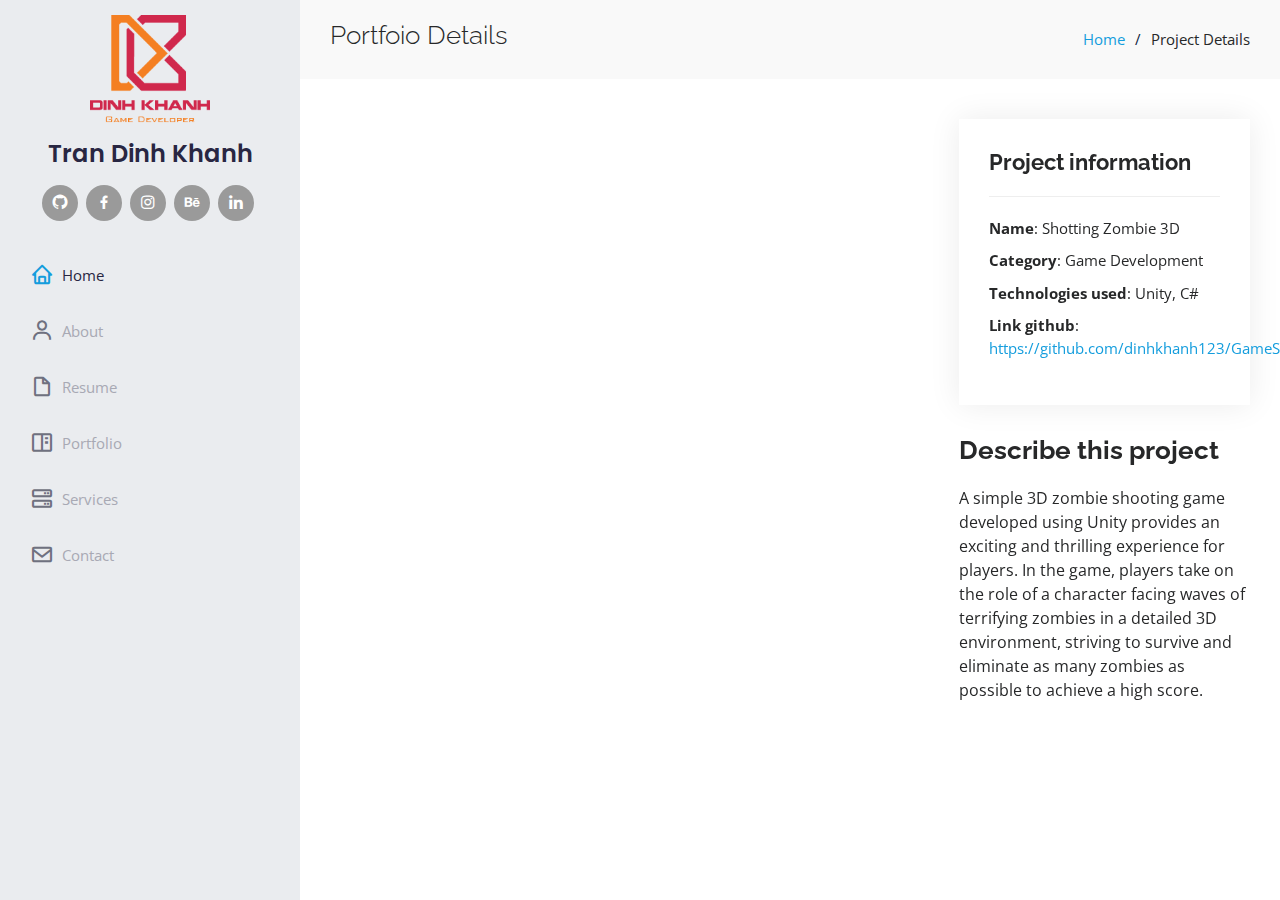
<file: projects/game/project-7.html>
<!DOCTYPE html>
<html lang="en">

  <head>
    <meta charset="utf-8">
    <meta content="width=device-width, initial-scale=1.0" name="viewport">

    <title>DK Tran Dinh Khanh- Portfolio/CV/Resume </title>
    <meta content name="description">
    <meta content name="keywords">

    <!-- Favicons -->
    <link href="../../assets/img/favicon.png" rel="icon">
    <link href="../../assets/img/apple-touch-icon.png" rel="apple-touch-icon">

    <!-- Google Fonts -->
    <link
      href="https://fonts.googleapis.com/css?family=Open+Sans:300,300i,400,400i,600,600i,700,700i|Raleway:300,300i,400,400i,500,500i,600,600i,700,700i|Poppins:300,300i,400,400i,500,500i,600,600i,700,700i"
      rel="stylesheet">

    <!-- Vendor CSS Files -->
    <link href="../../assets/vendor/aos/aos.css" rel="stylesheet">
    <link href="../../assets/vendor/bootstrap/css/bootstrap.min.css"
      rel="stylesheet">
    <link href="../../assets/vendor/bootstrap-icons/bootstrap-icons.css"
      rel="stylesheet">
    <link href="../../assets/vendor/boxicons/css/boxicons.min.css"
      rel="stylesheet">
    <link href="../../assets/vendor/glightbox/css/glightbox.min.css"
      rel="stylesheet">
    <link href="../../assets/vendor/swiper/swiper-bundle.min.css"
      rel="stylesheet">

    <!-- Template Main CSS File -->
    <link href="../../assets/css/style.css" rel="stylesheet">

    <!-- =======================================================


  ======================================================== -->
  </head>

  <body>

    <!-- ======= Mobile nav toggle button ======= -->
    <i class="bi bi-list mobile-nav-toggle d-xl-none"></i>

    <!-- ======= Header ======= -->
    <header id="header">
      <div class="d-flex flex-column">

        <div class="profile">
          <img src="../../assets/img/logo.png" alt="" class="">
          <h1 class="text-light"><a href="index.html">Tran Dinh Khanh</a></h1>
          <div class="social-links mt-3 text-center">
            <a href="https://github.com/dinhkhanh123"
            target="_blank" class="github"><i class="bx bxl-github"></i></a>
            <a href="https://www.facebook.com/trandinhkhanh2002" target="_blank" class="facebook"><i class="bx bxl-facebook"></i></a>
            <a href="#" class="instagram"><i class="bx bxl-instagram"></i></a>
            <a href="https://www.behance.net/khanhtrandinh" target="_blank" class="google-plus"><i class="bx bxl-behance"></i></a>
            <a href="#" class="linkedin"><i class="bx bxl-linkedin"></i></a>
          </div>
        </div>

        <nav id="navbar" class="nav-menu navbar">
          <ul>
            <li><a href="#hero" class="nav-link scrollto active"><i
                  class="bx bx-home"></i> <span>Home</span></a></li>
            <li><a href="#about" class="nav-link scrollto"><i
                  class="bx bx-user"></i> <span>About</span></a></li>
            <li><a href="#resume" class="nav-link scrollto"><i
                  class="bx bx-file-blank"></i> <span>Resume</span></a></li>
            <li><a href="#portfolio" class="nav-link scrollto"><i
                  class="bx bx-book-content"></i>
                <span>Portfolio</span></a></li>
            <li><a href="#services" class="nav-link scrollto"><i
                  class="bx bx-server"></i> <span>Services</span></a></li>
            <li><a href="#contact" class="nav-link scrollto"><i
                  class="bx bx-envelope"></i> <span>Contact</span></a></li>
          </ul>
        </nav><!-- .nav-menu -->
      </div>
    </header><!-- End Header -->
    <main id="main">

      <!-- ======= Breadcrumbs ======= -->
      <section id="breadcrumbs" class="breadcrumbs">
        <div class="container">

          <div class="d-flex justify-content-between align-items-center">
            <h2>Portfoio Details</h2>
            <ol>
              <li><a href="../../index.html">Home</a></li>
              <li>Project Details</li>
            </ol>
          </div>

        </div>
      </section><!-- End Breadcrumbs -->

      <!-- ======= Portfolio Details Section ======= -->
      <section id="portfolio-details" class="portfolio-details">
        <div class="container">

          <div class="row gy-4">

            <div class="col-lg-8">
              <iframe width="100%" height="500" src="https://www.youtube.com/embed/mUSWyUy396M?si=9hL5K3X3nLrEozvd" title="YouTube video player" frameborder="0" allow="accelerometer; autoplay; clipboard-write; encrypted-media; gyroscope; picture-in-picture; web-share" referrerpolicy="strict-origin-when-cross-origin" allowfullscreen></iframe>
           </div>

            <div class="col-lg-4">
              <div class="portfolio-info">
                <h3>Project information</h3>
                <ul>
                  <li><strong>Name</strong>: Shotting Zombie 3D</li>
                  <li><strong>Category</strong>: Game Development</li>                  
                  <li><strong>Technologies used</strong>: Unity, C#</li>
                  <li><strong>Link github</strong>: <a
                      href="https://github.com/dinhkhanh123/GameShottingZombie3D.git">https://github.com/dinhkhanh123/GameShottingZombie3D.git</a></li>
                </ul>
              </div>
              <div class="portfolio-description">
                <h2>Describe this project</h2>
                <p>
                  A simple 3D zombie shooting game developed using Unity provides an exciting and thrilling experience for players. In the game, players take on the role of a character facing waves of terrifying zombies in a detailed 3D environment, striving to survive and eliminate as many zombies as possible to achieve a high score.</p>
                
              </div>
            </div>

          </div>

        </div>
      </section><!-- End Portfolio Details Section -->

    </main><!-- End #main -->

    <!-- ======= Footer ======= -->
    <!-- <footer id="footer">
    <div class="container">
      <div class="copyright">
        &copy; Copyright <strong><span></span></strong>
      </div>
      <div class="credits">
       
        Designed by <a href="https://bootstrapmade.com/">BootstrapMade</a>
      </div>
    </div>
  </footer>End  Footer -->

    <a href="#"
      class="back-to-top d-flex align-items-center justify-content-center"><i
        class="bi bi-arrow-up-short"></i></a>

    <!-- Vendor JS Files -->
    <script
      src="../../assets/vendor/purecounter/purecounter_vanilla.js"></script>
    <script src="../../assets/vendor/aos/aos.js"></script>
    <script
      src="../../assets/vendor/bootstrap/js/bootstrap.bundle.min.js"></script>
    <script src="../../assets/vendor/glightbox/js/glightbox.min.js"></script>
    <script
      src="../../assets/vendor/isotope-layout/isotope.pkgd.min.js"></script>
    <script src="../../assets/vendor/swiper/swiper-bundle.min.js"></script>
    <script src="../../assets/vendor/typed.js/typed.umd.js"></script>
    <script
      src="../../assets/vendor/waypoints/noframework.waypoints.js"></script>
    <script src="../../assets/vendor/php-email-form/validate.js"></script>

    <!-- Template Main JS File -->
    <script src="../../assets/js/main.js"></script>

  </body>

</html>
</file>
<file: assets/css/style.css>
/**
* Template Name: iPortfolio
* Updated: May 30 2023 with Bootstrap v5.3.0
* Template URL: https://bootstrapmade.com/iportfolio-bootstrap-portfolio-websites-template/
* Author: BootstrapMade.com
* License: https://bootstrapmade.com/license/
*/

/*--------------------------------------------------------------
# General
--------------------------------------------------------------*/
body {
  font-family: "Open Sans", sans-serif;
  color: #272829;
}

a {
  color: #149ddd;
  text-decoration: none;
}

a:hover {
  color: #37b3ed;
  text-decoration: none;
}

h1,
h2,
h3,
h4,
h5,
h6 {
  font-family: "Raleway", sans-serif;
}

/*--------------------------------------------------------------
# Back to top button
--------------------------------------------------------------*/
.back-to-top {
  position: fixed;
  visibility: hidden;
  opacity: 0;
  right: 15px;
  bottom: 15px;
  z-index: 996;
  background: #149ddd;
  width: 40px;
  height: 40px;
  border-radius: 50px;
  transition: all 0.4s;
}

.back-to-top i {
  font-size: 28px;
  color: #fff;
  line-height: 0;
}

.back-to-top:hover {
  background: #2eafec;
  color: #fff;
}

.back-to-top.active {
  visibility: visible;
  opacity: 1;
}

/*--------------------------------------------------------------
# Header
--------------------------------------------------------------*/
#header {
  position: fixed;
  top: 0;
  left: 0;
  bottom: 0;
  width: 300px;
  transition: all ease-in-out 0.5s;
  z-index: 9997;
  transition: all 0.5s;
  padding: 0 15px;
  background: #eaecef;
  overflow-y: auto;
}

#header .profile img {
  margin: 15px auto;
  display: block;
  width: 120px;
  /* border: 8px solid #2c2f3f; */
}

#header .profile h1 {
  font-size: 24px;
  margin: 0;
  padding: 0;
  font-weight: 600;
  -moz-text-align-last: center;
  text-align-last: center;
  font-family: "Poppins", sans-serif;
}

#header .profile h1 a,
#header .profile h1 a:hover {
  color: #282642;
  text-decoration: none;
}

#header .profile .social-links a {
  font-size: 18px;
  display: inline-block;
  background: #9a9a9a;
  color: #fff;
  line-height: 1;
  padding: 8px 0;
  margin-right: 4px;
  border-radius: 50%;
  text-align: center;
  width: 36px;
  height: 36px;
  transition: 0.3s;
}

#header .profile .social-links a:hover {
  background: #149ddd;
  color: #fff;
  text-decoration: none;
}

#main {
  margin-left: 300px;
}

.container,
.container-fluid {
  padding-left: 30px;
  padding-right: 30px;
}

@media (max-width: 1199px) {
  #header {
    left: -300px;
  }

  #main {
    margin-left: 0;
  }

  .container,
  .container-fluid {
    padding-left: 12px;
    padding-right: 12px;
  }
}

/*--------------------------------------------------------------
# Navigation Menu
--------------------------------------------------------------*/
/* Desktop Navigation */
.nav-menu {
  padding: 30px 0 0 0;
}

.nav-menu * {
  margin: 0;
  padding: 0;
  list-style: none;
}

.nav-menu>ul>li {
  position: relative;
  white-space: nowrap;
}

.nav-menu a,
.nav-menu a:focus {
  display: flex;
  align-items: center;
  color: #a8a9b4;
  padding: 12px 15px;
  margin-bottom: 8px;
  transition: 0.3s;
  font-size: 15px;
}

.nav-menu a i,
.nav-menu a:focus i {
  font-size: 24px;
  padding-right: 8px;
  color: #6f7180;
}

.nav-menu a:hover,
.nav-menu .active,
.nav-menu .active:focus,
.nav-menu li:hover>a {
  text-decoration: none;
  color: #282642;
}

.nav-menu a:hover i,
.nav-menu .active i,
.nav-menu .active:focus i,
.nav-menu li:hover>a i {
  color: #149ddd;
}

/* Mobile Navigation */
.mobile-nav-toggle {
  position: fixed;
  right: 15px;
  top: 15px;
  z-index: 9998;
  border: 0;
  font-size: 24px;
  transition: all 0.4s;
  outline: none !important;
  background-color: #149ddd;
  color: #fff;
  width: 40px;
  height: 40px;
  display: inline-flex;
  align-items: center;
  justify-content: center;
  line-height: 0;
  border-radius: 50px;
  cursor: pointer;
}

.mobile-nav-active {
  overflow: hidden;
}

.mobile-nav-active #header {
  left: 0;
}

/*--------------------------------------------------------------
# Hero Section
--------------------------------------------------------------*/
#hero {
  width: 100%;
  height: 100vh;
  background: url("../img/hero-bg.jpg") top center;
  background-size: cover;
}

#hero:before {
  content: "";
  background: rgba(5, 13, 24, 0.3);
  position: absolute;
  bottom: 0;
  top: 0;
  left: 0;
  right: 0;
  z-index: 1;
}

#hero .hero-container {
  position: relative;
  z-index: 2;
  min-width: 300px;
}

#hero h1 {
  margin: 0 0 10px 0;
  font-size: 64px;
  font-weight: 700;
  line-height: 56px;
  color: #fff;
}

#hero p {
  color: #fff;
  margin-bottom: 50px;
  font-size: 26px;
  font-family: "Poppins", sans-serif;
}

#hero p span {
  color: #fff;
  padding-bottom: 4px;
  letter-spacing: 1px;
  border-bottom: 3px solid #149ddd;
}

@media (min-width: 1024px) {
  #hero {
    background-attachment: fixed;
  }
}

@media (max-width: 768px) {
  #hero h1 {
    font-size: 28px;
    line-height: 36px;
  }

  #hero h2 {
    font-size: 18px;
    line-height: 24px;
    margin-bottom: 30px;
  }
}

/*--------------------------------------------------------------
# Sections General
--------------------------------------------------------------*/
section {
  padding: 60px 0;
  overflow: hidden;
}

.section-bg {
  background: #f5f8fd;
}

.section-title {
  padding-bottom: 30px;
}

.section-title h2 {
  font-size: 32px;
  font-weight: bold;
  margin-bottom: 20px;
  padding-bottom: 20px;
  position: relative;
  color: #173b6c;
}

.section-title h2::after {
  content: "";
  position: absolute;
  display: block;
  width: 50px;
  height: 3px;
  background: #149ddd;
  bottom: 0;
  left: 0;
}

.section-title p {
  margin-bottom: 0;
}

/*--------------------------------------------------------------
# About
--------------------------------------------------------------*/
.about .content h3 {
  font-weight: 700;
  font-size: 26px;
  color: #173b6c;
}

.about .content ul {
  list-style: none;
  padding: 0;
}

.about .content ul li {
  margin-bottom: 20px;
  display: flex;
  align-items: center;
}

.about .content ul strong {
  margin-right: 10px;
}

.about .content ul i {
  font-size: 16px;
  margin-right: 5px;
  color: #149ddd;
  line-height: 0;
}

.about .content p:last-child {
  margin-bottom: 0;
}

/*--------------------------------------------------------------
# Facts
--------------------------------------------------------------*/
.facts {
  padding-bottom: 30px;
}

.facts .count-box {
  padding: 30px;
  width: 100%;
}

.facts .count-box i {
  display: block;
  font-size: 44px;
  color: #149ddd;
  float: left;
  line-height: 0;
}

.facts .count-box span {
  font-size: 48px;
  line-height: 40px;
  display: block;
  font-weight: 700;
  color: #050d18;
  margin-left: 60px;
}

.facts .count-box p {
  padding: 15px 0 0 0;
  margin: 0 0 0 60px;
  font-family: "Raleway", sans-serif;
  font-size: 14px;
  color: #122f57;
}

.facts .count-box a {
  font-weight: 600;
  display: block;
  margin-top: 20px;
  color: #122f57;
  font-size: 15px;
  font-family: "Poppins", sans-serif;
  transition: ease-in-out 0.3s;
}

.facts .count-box a:hover {
  color: #1f5297;
}

/*--------------------------------------------------------------
# Akills
--------------------------------------------------------------*/
.skills .progress {
  height: 60px;
  display: block;
  background: none;
  border-radius: 0;
}

.skills .progress .skill {
  padding: 0;
  margin: 0 0 6px 0;
  text-transform: uppercase;
  display: block;
  font-weight: 600;
  font-family: "Poppins", sans-serif;
  color: #050d18;
}

.skills .progress .skill .val {
  float: right;
  font-style: normal;
}

.skills .progress-bar-wrap {
  background: #dce8f8;
  height: 10px;
}

.skills .progress-bar {
  width: 1px;
  height: 10px;
  transition: 0.9s;
  background-color: #149ddd;
}

/*--------------------------------------------------------------
# Resume
--------------------------------------------------------------*/
.resume .resume-title {
  font-size: 26px;
  font-weight: 700;
  margin-top: 20px;
  margin-bottom: 20px;
  color: #050d18;
}

.resume .resume-item {
  padding: 0 0 20px 20px;
  margin-top: -2px;
  border-left: 2px solid #1f5297;
  position: relative;
}

.resume .resume-item h4 {
  line-height: 18px;
  font-size: 18px;
  font-weight: 600;
  text-transform: uppercase;
  font-family: "Poppins", sans-serif;
  color: #050d18;
  margin-bottom: 10px;
}

.resume .resume-item h5 {
  font-size: 16px;
  background: #e4edf9;
  padding: 5px 15px;
  display: inline-block;
  font-weight: 600;
  margin-bottom: 10px;
}

.resume .resume-item ul {
  padding-left: 20px;
}

.resume .resume-item ul li {
  padding-bottom: 10px;
}

.resume .resume-item:last-child {
  padding-bottom: 0;
}

.resume .resume-item::before {
  content: "";
  position: absolute;
  width: 16px;
  height: 16px;
  border-radius: 50px;
  left: -9px;
  top: 0;
  background: #fff;
  border: 2px solid #1f5297;
}

/*--------------------------------------------------------------
# Portfolio
--------------------------------------------------------------*/
.portfolio .portfolio-item {
  margin-bottom: 30px;
}

.portfolio #portfolio-flters {
  padding: 0;
  margin: 0 auto 35px auto;
  list-style: none;
  text-align: center;
  background: #ffffff;
  border-radius: 50px;
  padding: 2px 15px;
}

.portfolio #portfolio-flters li {
  cursor: pointer;
  display: inline-block;
  padding: 10px 15px 8px 15px;
  font-size: 14px;
  font-weight: 600;
  line-height: 1;
  text-transform: uppercase;
  color: #272829;
  margin-bottom: 5px;
  transition: all 0.3s ease-in-out;
}

.portfolio #portfolio-flters li:hover,
.portfolio #portfolio-flters li.filter-active {
  color: #149ddd;
}

.portfolio #portfolio-flters li:last-child {
  margin-right: 0;
}

.portfolio .portfolio-wrap {
  transition: 0.3s;
  position: relative;
  overflow: hidden;
  z-index: 1;
}

.portfolio .portfolio-wrap::before {
  content: "";
  background: rgba(255, 255, 255, 0.5);
  position: absolute;
  left: 0;
  right: 0;
  top: 0;
  bottom: 0;
  transition: all ease-in-out 0.3s;
  z-index: 2;
  opacity: 0;
}

.portfolio .portfolio-wrap .portfolio-links {
  opacity: 1;
  left: 0;
  right: 0;
  bottom: -60px;
  z-index: 3;
  position: absolute;
  transition: all ease-in-out 0.3s;
  display: flex;
  justify-content: center;
}

.portfolio .portfolio-wrap .portfolio-links a {
  color: #fff;
  font-size: 28px;
  text-align: center;
  background: rgba(20, 157, 221, 0.75);
  transition: 0.3s;
  width: 50%;
}

.portfolio .portfolio-wrap .portfolio-links a:hover {
  background: rgba(20, 157, 221, 0.95);
}

.portfolio .portfolio-wrap .portfolio-links a+a {
  border-left: 1px solid #37b3ed;
}

.portfolio .portfolio-wrap:hover::before {
  top: 0;
  left: 0;
  right: 0;
  bottom: 0;
  opacity: 1;
}

.portfolio .portfolio-wrap:hover .portfolio-links {
  opacity: 1;
  bottom: 0;
}

/*--------------------------------------------------------------
# Portfolio Details
--------------------------------------------------------------*/
.portfolio-details {
  padding-top: 40px;
}

.portfolio-details .portfolio-details-slider img {
  width: 100%;
}

.portfolio-details .portfolio-details-slider .swiper-pagination {
  margin-top: 20px;
  position: relative;
}

.portfolio-details .portfolio-details-slider .swiper-pagination .swiper-pagination-bullet {
  width: 12px;
  height: 12px;
  background-color: #fff;
  opacity: 1;
  border: 1px solid #149ddd;
}

.portfolio-details .portfolio-details-slider .swiper-pagination .swiper-pagination-bullet-active {
  background-color: #149ddd;
}

.portfolio-details .portfolio-info {
  padding: 30px;
  box-shadow: 0px 0 30px rgba(5, 13, 24, 0.08);
}

.portfolio-details .portfolio-info h3 {
  font-size: 22px;
  font-weight: 700;
  margin-bottom: 20px;
  padding-bottom: 20px;
  border-bottom: 1px solid #eee;
}

.portfolio-details .portfolio-info ul {
  list-style: none;
  padding: 0;
  font-size: 15px;
}

.portfolio-details .portfolio-info ul li+li {
  margin-top: 10px;
}

.portfolio-details .portfolio-description {
  padding-top: 30px;
}

.portfolio-details .portfolio-description h2 {
  font-size: 26px;
  font-weight: 700;
  margin-bottom: 20px;
}

.portfolio-details .portfolio-description p {
  padding: 0;
}

/*--------------------------------------------------------------
# Services
--------------------------------------------------------------*/
.services .icon-box {
  margin-bottom: 20px;
}

.services .icon {
  float: left;
  display: flex;
  align-items: center;
  justify-content: center;
  width: 54px;
  height: 54px;
  background: #149ddd;
  border-radius: 50%;
  transition: 0.5s;
  border: 1px solid #149ddd;
}

.services .icon i {
  color: #fff;
  font-size: 24px;
  line-height: 0;
}

.services .icon-box:hover .icon {
  background: #fff;
}

.services .icon-box:hover .icon i {
  color: #149ddd;
}

.services .title {
  margin-left: 80px;
  font-weight: 700;
  margin-bottom: 15px;
  font-size: 18px;
}

.services .title a {
  color: #343a40;
}

.services .title a:hover {
  color: #149ddd;
}

.services .description {
  margin-left: 80px;
  line-height: 24px;
  font-size: 14px;
}

/*--------------------------------------------------------------
# Testimonials
--------------------------------------------------------------*/
.testimonials .testimonials-carousel,
.testimonials .testimonials-slider {
  overflow: hidden;
}

.testimonials .testimonial-item {
  box-sizing: content-box;
  text-align: center;
  min-height: 320px;
}

.testimonials .testimonial-item .testimonial-img {
  width: 90px;
  border-radius: 50%;
  margin: 0 auto;
}

.testimonials .testimonial-item h3 {
  font-size: 18px;
  font-weight: bold;
  margin: 10px 0 5px 0;
  color: #111;
}

.testimonials .testimonial-item h4 {
  font-size: 14px;
  color: #999;
  margin: 0;
}

.testimonials .testimonial-item .quote-icon-left,
.testimonials .testimonial-item .quote-icon-right {
  color: #c3e8fa;
  font-size: 26px;
}

.testimonials .testimonial-item .quote-icon-left {
  display: inline-block;
  left: -5px;
  position: relative;
}

.testimonials .testimonial-item .quote-icon-right {
  display: inline-block;
  right: -5px;
  position: relative;
  top: 10px;
}

.testimonials .testimonial-item p {
  font-style: italic;
  margin: 0 15px 15px 15px;
  padding: 20px;
  background: #fff;
  position: relative;
  margin-bottom: 35px;
  border-radius: 6px;
  box-shadow: 0px 2px 15px rgba(0, 0, 0, 0.1);
}

.testimonials .testimonial-item p::after {
  content: "";
  width: 0;
  height: 0;
  border-top: 20px solid #fff;
  border-right: 20px solid transparent;
  border-left: 20px solid transparent;
  position: absolute;
  bottom: -20px;
  left: calc(50% - 20px);
}

.testimonials .swiper-pagination {
  margin-top: 20px;
  position: relative;
}

.testimonials .swiper-pagination .swiper-pagination-bullet {
  width: 12px;
  height: 12px;
  background-color: #fff;
  opacity: 1;
  border: 1px solid #149ddd;
}

.testimonials .swiper-pagination .swiper-pagination-bullet-active {
  background-color: #149ddd;
}

/*--------------------------------------------------------------
# Contact
--------------------------------------------------------------*/
.contact {
  padding-bottom: 130px;
}

.contact .info {
  padding: 30px;
  background: #fff;
  width: 100%;
  box-shadow: 0 0 24px 0 rgba(0, 0, 0, 0.12);
}

.contact .info i {
  font-size: 20px;
  color: #149ddd;
  float: left;
  width: 44px;
  height: 44px;
  background: #dff3fc;
  display: flex;
  justify-content: center;
  align-items: center;
  border-radius: 50px;
  transition: all 0.3s ease-in-out;
}

.contact .info h4 {
  padding: 0 0 0 60px;
  font-size: 22px;
  font-weight: 600;
  margin-bottom: 5px;
  color: #050d18;
}

.contact .info p {
  padding: 0 0 10px 60px;
  margin-bottom: 20px;
  font-size: 14px;
  color: #173b6c;
}

.contact .info .email p {
  padding-top: 5px;
}

.contact .info .social-links {
  padding-left: 60px;
}

.contact .info .social-links a {
  font-size: 18px;
  display: inline-block;
  background: #333;
  color: #fff;
  line-height: 1;
  padding: 8px 0;
  border-radius: 50%;
  text-align: center;
  width: 36px;
  height: 36px;
  transition: 0.3s;
  margin-right: 10px;
}

.contact .info .social-links a:hover {
  background: #149ddd;
  color: #fff;
}

.contact .info .email:hover i,
.contact .info .address:hover i,
.contact .info .phone:hover i {
  background: #149ddd;
  color: #fff;
}

.contact .email-form {
  width: 100%;
  padding: 30px;
  background: #fff;
  box-shadow: 0 0 24px 0 rgba(0, 0, 0, 0.12);
}

.contact .email-form .form-group {
  padding-bottom: 8px;
}

.contact .email-form .validate {
  display: none;
  color: red;
  margin: 0 0 15px 0;
  font-weight: 400;
  font-size: 13px;
}

.contact .email-form .error-message {
  display: none;
  color: #fff;
  background: #ed3c0d;
  text-align: left;
  padding: 15px;
  font-weight: 600;
}

.contact .email-form .error-message br+br {
  margin-top: 25px;
}

.contact .email-form .sent-message {
  display: none;
  color: #fff;
  background: #18d26e;
  text-align: center;
  padding: 15px;
  font-weight: 600;
}

.contact .email-form .loading {
  display: none;
  background: #fff;
  text-align: center;
  padding: 15px;
}

.contact .email-form .loading:before {
  content: "";
  display: inline-block;
  border-radius: 50%;
  width: 24px;
  height: 24px;
  margin: 0 10px -6px 0;
  border: 3px solid #18d26e;
  border-top-color: #eee;
  animation: animate-loading 1s linear infinite;
}

.contact .email-form .form-group {
  margin-bottom: 15px;
}

.contact .email-form label {
  padding-bottom: 8px;
}

.contact .email-form input,
.contact .email-form textarea {
  border-radius: 0;
  box-shadow: none;
  font-size: 14px;
}

.contact .email-form input {
  height: 44px;
}

.contact .email-form textarea {
  padding: 10px 15px;
}

.contact .email-form button[type=submit] {
  background: #149ddd;
  border: 0;
  padding: 10px 24px;
  color: #fff;
  transition: 0.4s;
  border-radius: 4px;
}

.contact .email-form button[type=submit]:hover {
  background: #37b3ed;
}

@keyframes animate-loading {
  0% {
    transform: rotate(0deg);
  }

  100% {
    transform: rotate(360deg);
  }
}

/*--------------------------------------------------------------
# Breadcrumbs
--------------------------------------------------------------*/
.breadcrumbs {
  padding: 20px 0;
  background: #f9f9f9;
}

.breadcrumbs h2 {
  font-size: 26px;
  font-weight: 300;
}

.breadcrumbs ol {
  display: flex;
  flex-wrap: wrap;
  list-style: none;
  padding: 0;
  margin: 0;
  font-size: 15px;
}

.breadcrumbs ol li+li {
  padding-left: 10px;
}

.breadcrumbs ol li+li::before {
  display: inline-block;
  padding-right: 10px;
  color: #0e2442;
  content: "/";
}

@media (max-width: 768px) {
  .breadcrumbs .d-flex {
    display: block !important;
  }

  .breadcrumbs ol {
    display: block;
  }

  .breadcrumbs ol li {
    display: inline-block;
  }
}

/*--------------------------------------------------------------
# Footer
--------------------------------------------------------------*/
#footer {
  padding: 15px;
  color: #f4f6fd;
  font-size: 14px;
  position: fixed;
  left: 0;
  bottom: 0;
  width: 300px;
  z-index: 9999;
  background: #cacaca;
}

#footer .copyright {
  text-align: center;
}

#footer .credits {
  padding-top: 5px;
  text-align: center;
  font-size: 13px;
  color: #eaebf0;
}

@media (max-width: 1199px) {
  #footer {
    position: static;
    width: auto;
    padding-right: 20px 15px;
  }
}
</file>
